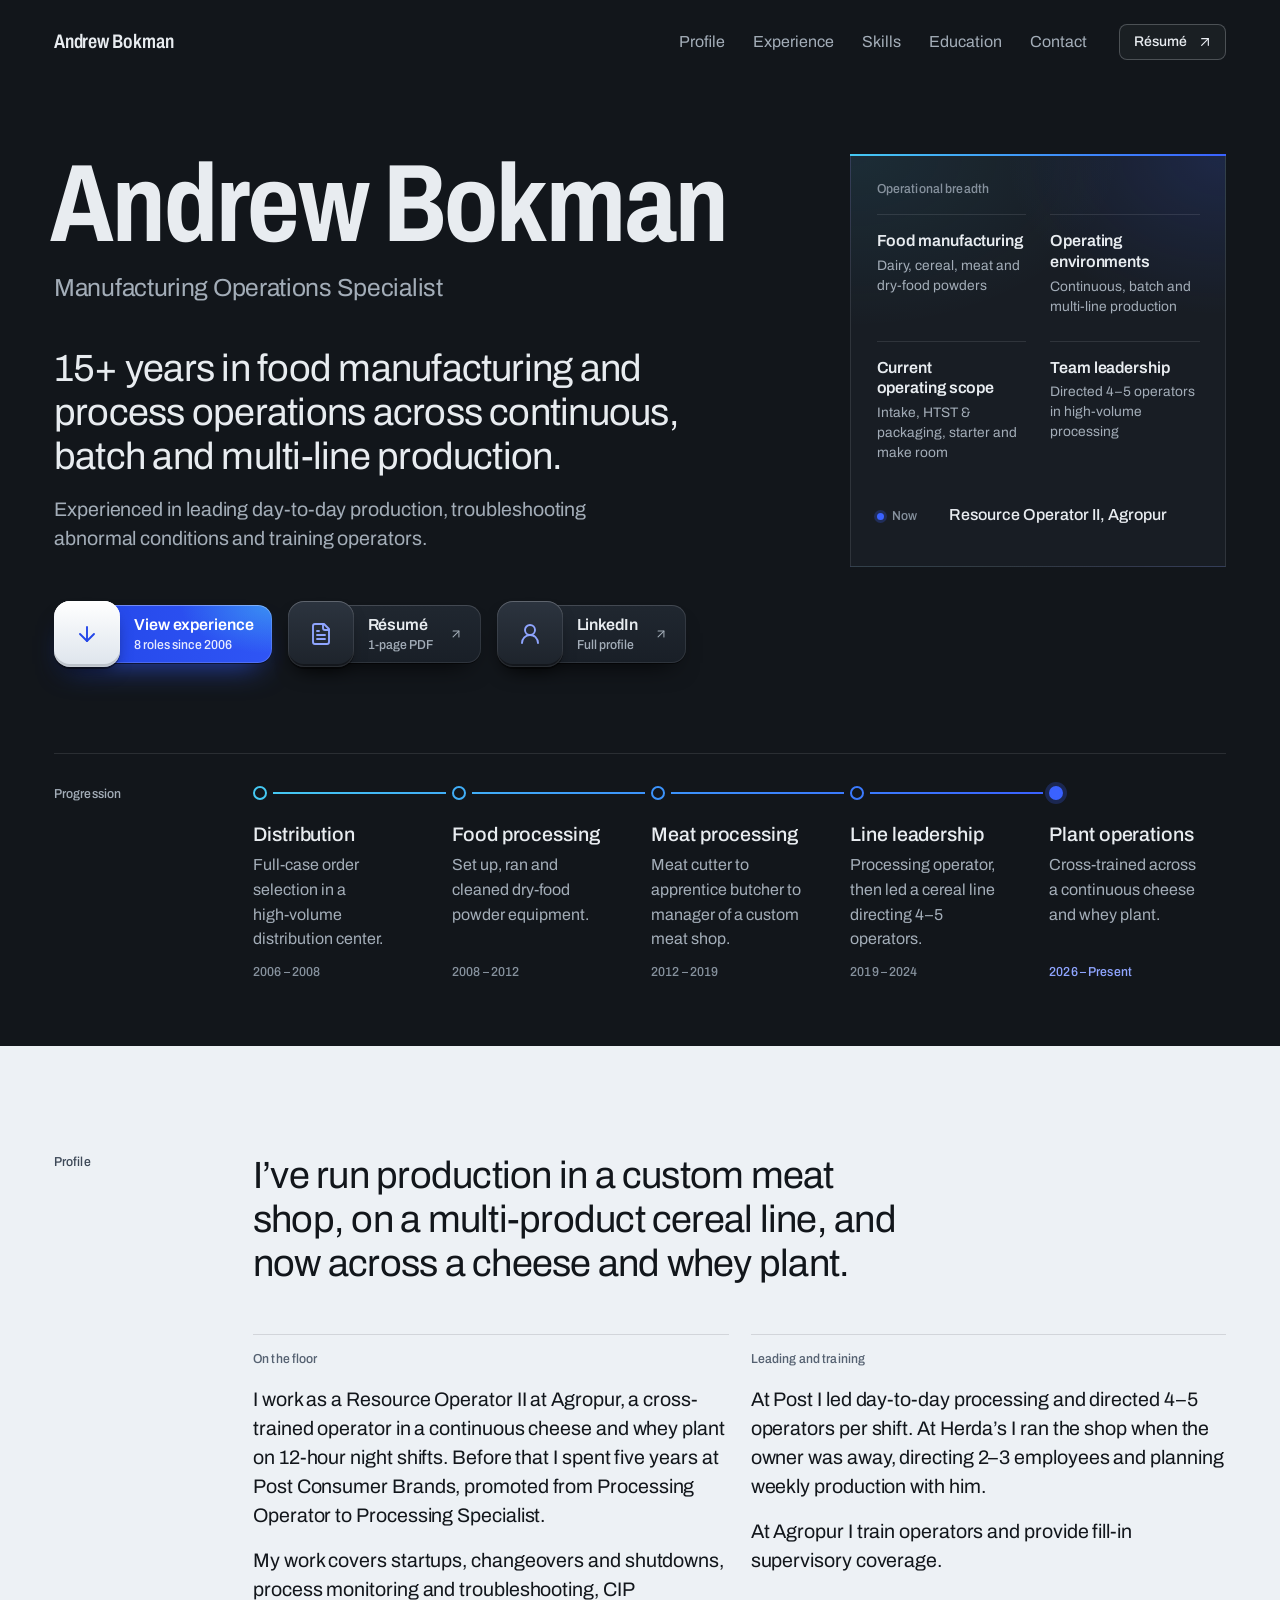
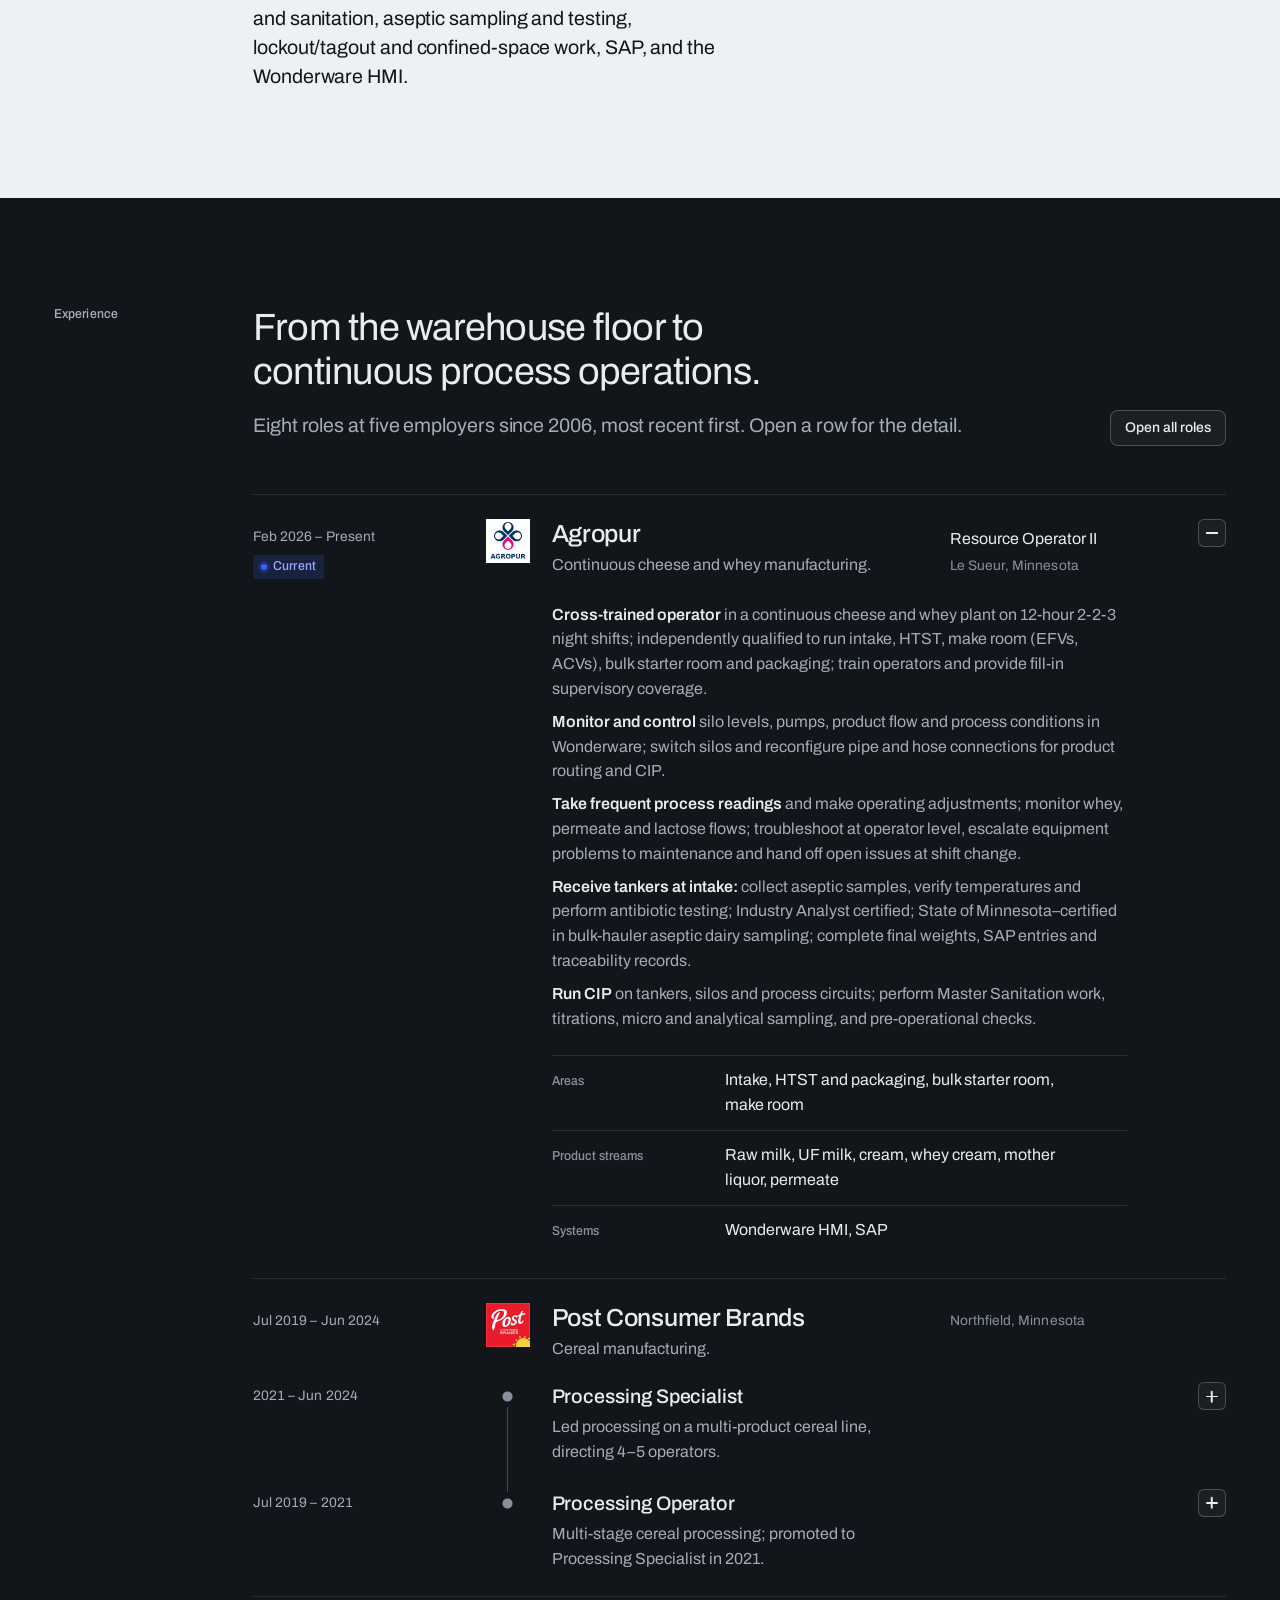
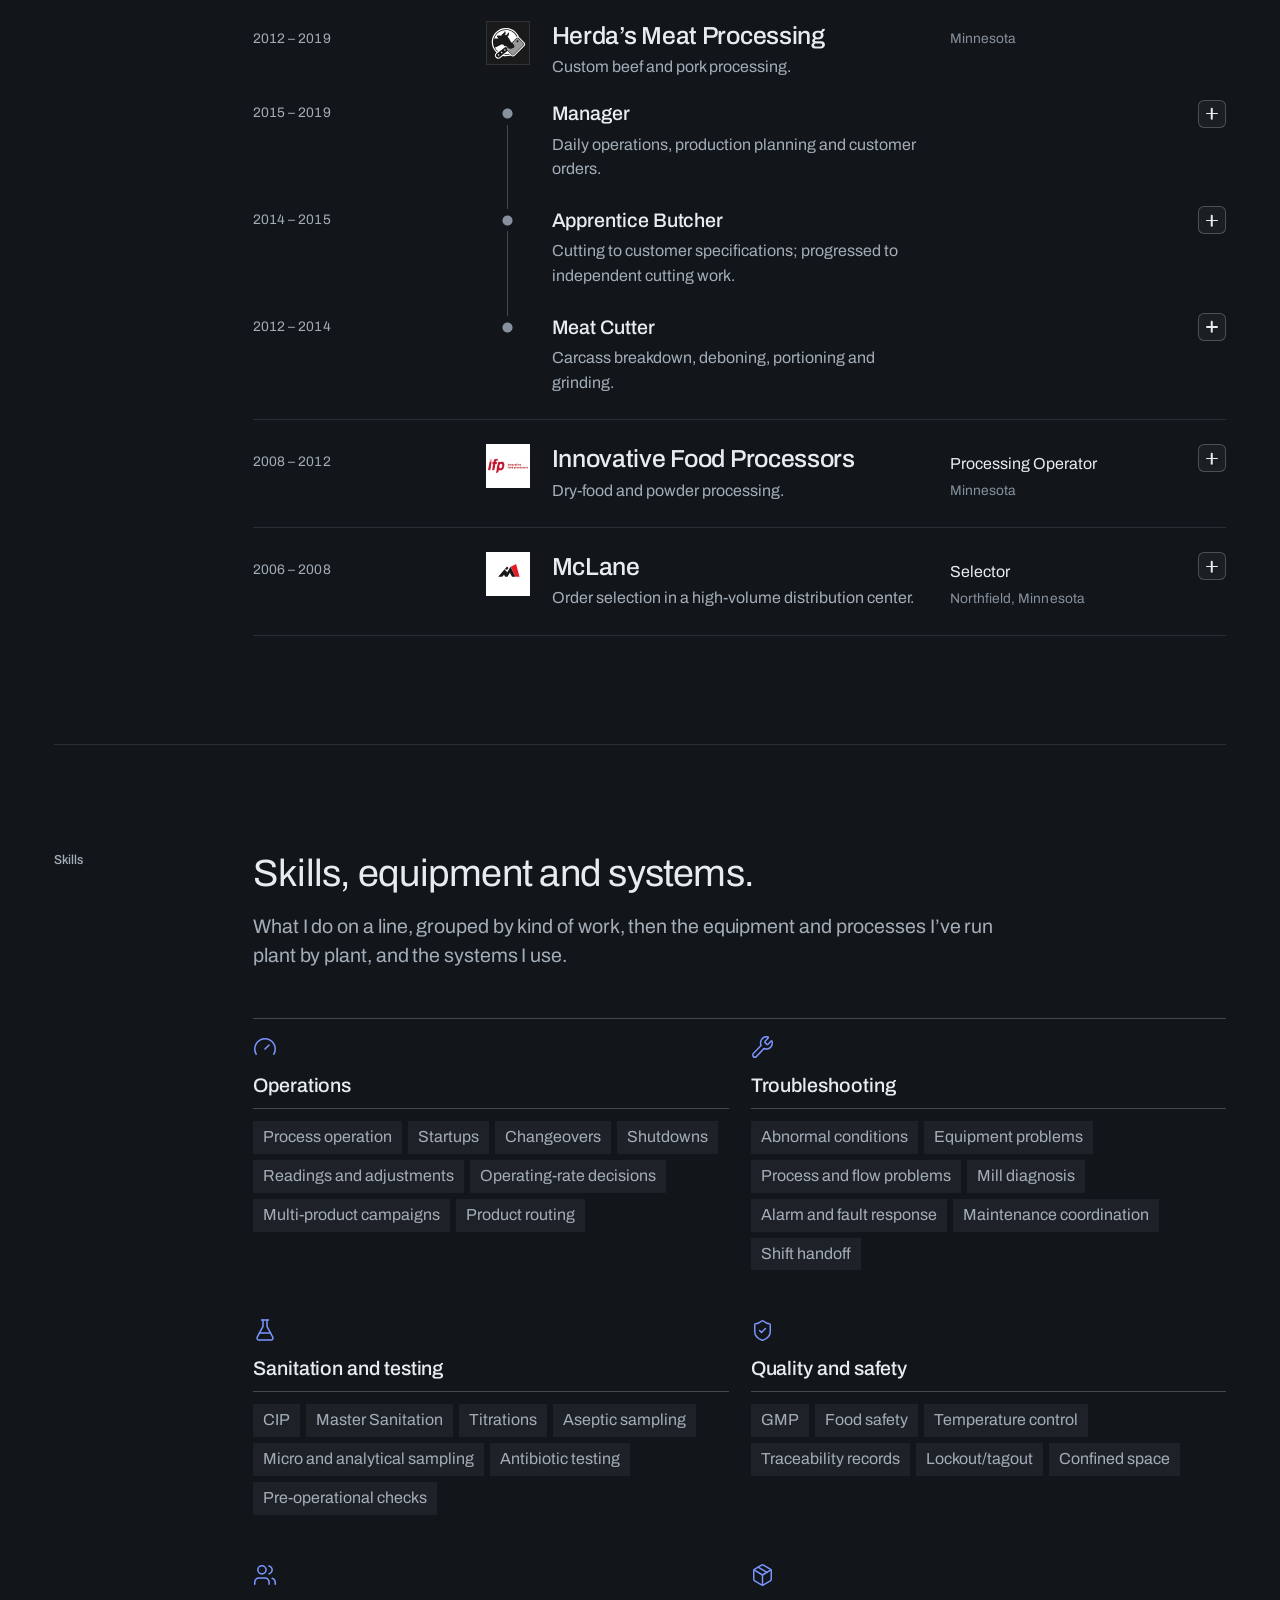
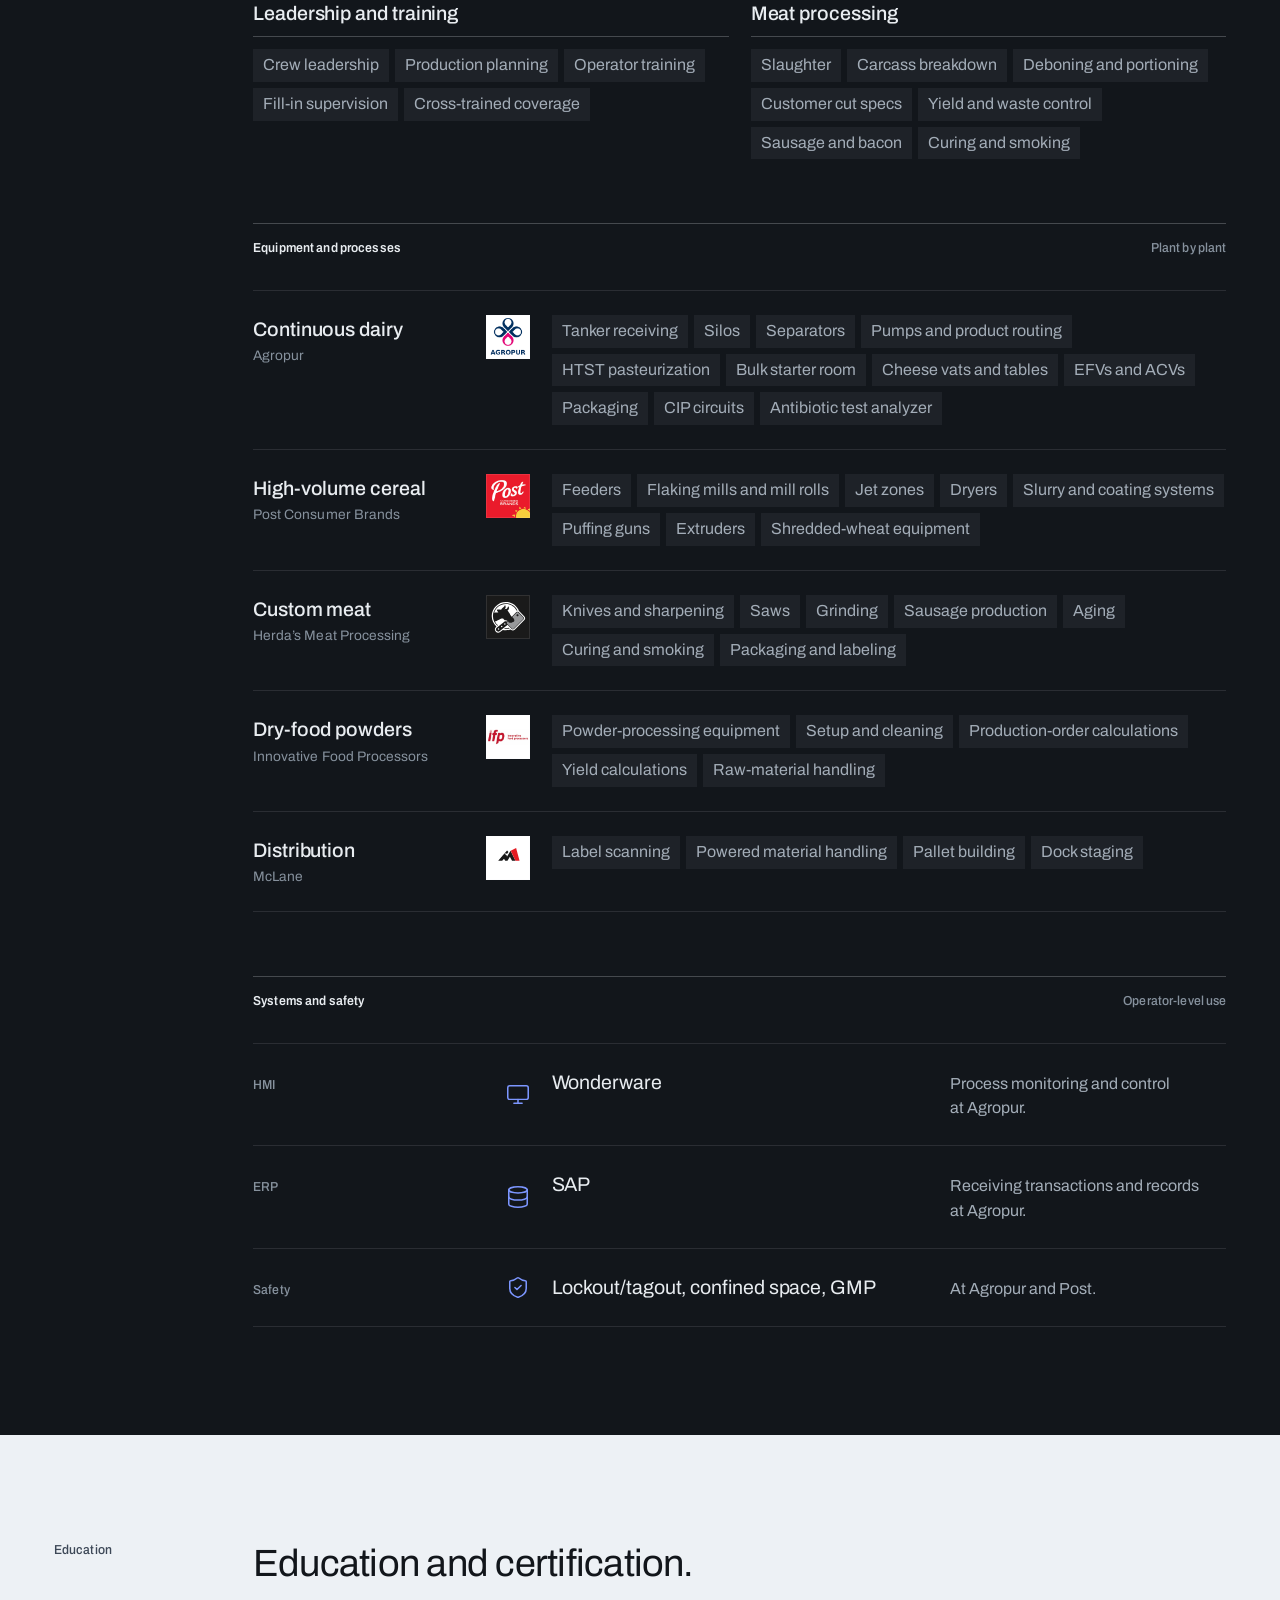
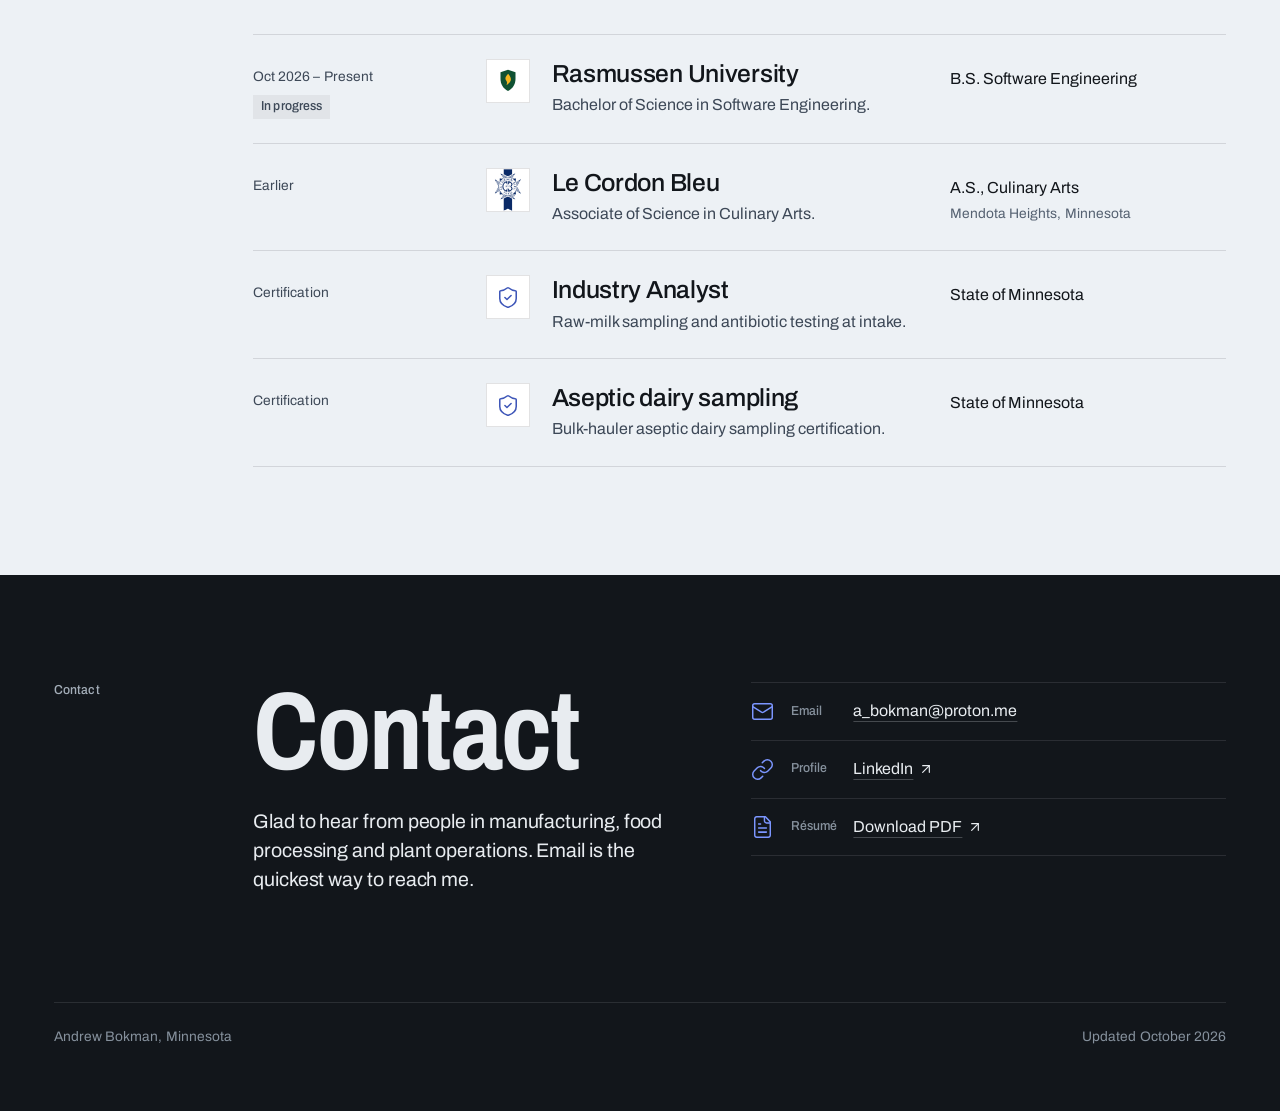
<file: site/index.html>
<!doctype html>
<html lang="en" class="no-js">
<head>
  <meta charset="utf-8">
  <meta name="viewport" content="width=device-width, initial-scale=1, viewport-fit=cover">
  <title>Andrew Bokman — Manufacturing Operations Specialist</title>
  <meta name="description" content="Manufacturing Operations Specialist with 15+ years in food manufacturing and process operations across continuous, batch and multi-line production. Resource Operator II at Agropur in Le Sueur, Minnesota.">
  <meta name="theme-color" content="#12161b">
  <meta name="color-scheme" content="dark">
  <meta property="og:type" content="website">
  <meta property="og:title" content="Andrew Bokman — Manufacturing Operations Specialist">
  <meta property="og:description" content="15+ years in food manufacturing and process operations across continuous, batch and multi-line production.">
  <meta property="og:url" content="https://andrewbokman.work/">
  <meta property="og:site_name" content="Andrew Bokman">
  <meta property="og:image" content="https://andrewbokman.work/assets/andrew-bokman-social-preview.png">
  <meta property="og:image:secure_url" content="https://andrewbokman.work/assets/andrew-bokman-social-preview.png">
  <meta property="og:image:type" content="image/png">
  <meta property="og:image:width" content="1200">
  <meta property="og:image:height" content="630">
  <meta property="og:image:alt" content="Andrew Bokman — Manufacturing Operations Specialist">
  <meta name="twitter:card" content="summary_large_image">
  <meta name="twitter:title" content="Andrew Bokman — Manufacturing Operations Specialist">
  <meta name="twitter:description" content="15+ years in food manufacturing and process operations across continuous, batch and multi-line production.">
  <meta name="twitter:image" content="https://andrewbokman.work/assets/andrew-bokman-social-preview.png">
  <meta name="twitter:image:alt" content="Andrew Bokman — Manufacturing Operations Specialist">
  <link rel="canonical" href="https://andrewbokman.work/">
  <link rel="icon" href="assets/favicon.svg" type="image/svg+xml">
  <script>
    (function (root) {
      root.className = 'js';
      // The progression line flows in when it is first seen (site.js). This is set up
      // before the first paint, so the line never shows in full and then empties.
      // If site.js has not run by the time the page has loaded, the line is shown in full.
      if (window.matchMedia && window.matchMedia('(prefers-reduced-motion: no-preference)').matches && 'IntersectionObserver' in window) {
        root.classList.add('js-flow');
        window.addEventListener('load', function () {
          if (!window.siteScriptReady) root.classList.remove('js-flow');
        });
      }
    })(document.documentElement);
  </script>
  <!-- One self-hosted variable font file (Archivo) for every weight and width on the page. -->
  <link rel="preload" href="assets/fonts/archivo-variable-latin.woff2" as="font" type="font/woff2" crossorigin>
  <link rel="stylesheet" href="css/tokens.css">
  <link rel="stylesheet" href="css/site.css">
</head>
<body>
  <!-- Icons (Lucide, ISC licence). Use one with <svg class="i"><use href="#i-out"/></svg>.
       i-down: goes further down this page. i-out: opens a PDF or another site.
       i-file and i-profile sit on the key caps and say what the key opens. -->
  <svg width="0" height="0" style="position: absolute" aria-hidden="true" focusable="false">
    <symbol id="i-down" viewBox="0 0 24 24"><path d="M12 5v14"/><path d="m19 12-7 7-7-7"/></symbol>
    <symbol id="i-out" viewBox="0 0 24 24"><path d="M7 7h10v10"/><path d="M7 17 17 7"/></symbol>
    <symbol id="i-file" viewBox="0 0 24 24"><path d="M15 2H6a2 2 0 0 0-2 2v16a2 2 0 0 0 2 2h12a2 2 0 0 0 2-2V7Z"/><path d="M14 2v4a2 2 0 0 0 2 2h4"/><path d="M10 9H8"/><path d="M16 13H8"/><path d="M16 17H8"/></symbol>
    <symbol id="i-profile" viewBox="0 0 24 24"><circle cx="12" cy="8" r="5"/><path d="M20 21a8 8 0 0 0-16 0"/></symbol>
  </svg>

  <a class="skip-link t-body" href="#main">Skip to content</a>

  <!-- HEADER -->
  <header class="header">
    <div class="container header__inner">
      <a class="header__name t-body-large" href="#top">Andrew Bokman</a>
      <nav class="header__nav" aria-label="Main">
        <ul class="header__links t-body">
          <li><a class="nav-link" href="#profile">Profile</a></li>
          <li><a class="nav-link" href="#experience">Experience</a></li>
          <li><a class="nav-link" href="#skills">Skills</a></li>
          <li><a class="nav-link" href="#education">Education</a></li>
          <li><a class="nav-link" href="#contact">Contact</a></li>
        </ul>
        <a class="btn btn--secondary btn--small header__resume" href="assets/Andrew-Bokman-Resume.pdf">Résumé <svg class="i i--out" aria-hidden="true"><use href="#i-out"/></svg></a>
        <button class="btn btn--secondary btn--small header__menu-button" type="button" aria-haspopup="dialog" aria-controls="menu">Menu</button>
      </nav>
    </div>
  </header>

  <!-- MOBILE MENU -->
  <dialog class="menu" id="menu" aria-label="Menu">
    <div class="menu__top">
      <div class="menu__header">
        <span class="header__name t-body-large">Andrew Bokman</span>
        <button class="btn btn--secondary btn--small" type="button" data-menu-close>Close</button>
      </div>
      <ul class="menu__links t-statement">
        <li><a href="#profile">Profile</a></li>
        <li><a href="#experience">Experience</a></li>
        <li><a href="#skills">Skills</a></li>
        <li><a href="#education">Education</a></li>
        <li><a href="#contact">Contact</a></li>
      </ul>
    </div>
    <div class="menu__bottom">
      <p class="menu__actions">
        <a class="key" href="assets/Andrew-Bokman-Resume.pdf">
          <span class="key__cap" aria-hidden="true"><svg class="i"><use href="#i-file"/></svg></span>
          <span class="key__label"><span class="key__title">Résumé</span><span class="key__meta">1-page PDF</span></span>
          <svg class="i i--out key__out" aria-hidden="true"><use href="#i-out"/></svg>
        </a>
        <a class="key" href="https://www.linkedin.com/in/andrew-bokman-15a90b441/">
          <span class="key__cap" aria-hidden="true"><svg class="i"><use href="#i-profile"/></svg></span>
          <span class="key__label"><span class="key__title">LinkedIn</span><span class="key__meta">Full profile</span></span>
          <svg class="i i--out key__out" aria-hidden="true"><use href="#i-out"/></svg>
        </a>
      </p>
      <a class="text-link t-meta is-secondary" href="mailto:a_bokman@proton.me">a_bokman@proton.me</a>
    </div>
  </dialog>

  <main id="main">
    <!-- HERO -->
    <section class="hero" id="top" aria-label="Introduction">
      <div class="container">
        <div class="page-grid hero__grid">
          <div class="hero__text">
            <div class="hero__identity">
              <h1 class="hero__name t-display"><span class="hero__name-line">Andrew</span> <span class="hero__name-line">Bokman</span></h1>
              <p class="hero__role t-heading">Manufacturing Operations Specialist</p>
              <p class="hero__statement t-statement">15+ years in food manufacturing and process operations across continuous, batch and multi-⁠line production.</p>
              <p class="hero__summary t-body-large is-secondary">Experienced in leading day-to-day production, troubleshooting abnormal conditions and training operators.</p>
            </div>
            <!-- Control keys: a raised cap that says what the key is, set proud of a bar that
                 names it. The main action is the lit blue key. -->
            <p class="hero__actions">
              <a class="key key--primary" href="#experience">
                <span class="key__cap" aria-hidden="true"><svg class="i i--down"><use href="#i-down"/></svg></span>
                <span class="key__label"><span class="key__title">View experience</span><span class="key__meta">8 roles since 2006</span></span>
              </a>
              <a class="key" href="assets/Andrew-Bokman-Resume.pdf">
                <span class="key__cap" aria-hidden="true"><svg class="i"><use href="#i-file"/></svg></span>
                <span class="key__label"><span class="key__title">Résumé</span><span class="key__meta">1-page PDF</span></span>
                <svg class="i i--out key__out" aria-hidden="true"><use href="#i-out"/></svg>
              </a>
              <a class="key" href="https://www.linkedin.com/in/andrew-bokman-15a90b441/">
                <span class="key__cap" aria-hidden="true"><svg class="i"><use href="#i-profile"/></svg></span>
                <span class="key__label"><span class="key__title">LinkedIn</span><span class="key__meta">Full profile</span></span>
                <svg class="i i--out key__out" aria-hidden="true"><use href="#i-out"/></svg>
              </a>
            </p>
          </div>

          <!-- OPERATIONAL BREADTH. The range of the work in four short pairs: a category (dt) and what it
               covers (dd). No large figures; the hero already carries the years. -->
          <aside class="hero__aside" aria-labelledby="glance-title">
            <div class="glance">
              <h2 class="glance__title t-label" id="glance-title">Operational breadth</h2>
              <dl class="stats">
                <div class="stat"><dt class="stat__label">Food manufacturing</dt><dd class="stat__note">Dairy, cereal, meat and dry-⁠food powders</dd></div>
                <div class="stat"><dt class="stat__label">Operating environments</dt><dd class="stat__note">Continuous, batch and multi-⁠line production</dd></div>
                <div class="stat"><dt class="stat__label">Current operating scope</dt><dd class="stat__note">Intake, HTST &amp; packaging, starter and make room</dd></div>
                <div class="stat"><dt class="stat__label">Team leadership</dt><dd class="stat__note">Directed 4–⁠5 operators in high-⁠volume processing</dd></div>
              </dl>
              <dl class="facts">
                <div class="fact fact--live"><dt class="t-label">Now</dt><dd class="t-body">Resource Operator&nbsp;II, Agropur</dd></div>
              </dl>
            </div>
          </aside>
        </div>
      </div>
    </section>

    <!-- PROGRESSION -->
    <section class="progression" aria-labelledby="progression-label">
      <div class="container">
        <div class="page-grid section-grid section-grid--ruled section-grid--compact">
          <h2 class="section-label t-label" id="progression-label"><span class="section-label__name">Progression</span></h2>
          <div class="section-main">
            <ol class="stages">
              <li class="stage">
                <span class="stage__track" aria-hidden="true"><span class="stage__marker"></span><span class="stage__connector"></span></span>
                <h3 class="stage__title t-body-large">Distribution</h3>
                <p class="stage__text t-body is-secondary">Full-case order selection in a high-volume distribution center.</p>
                <span class="stage__status t-label is-tertiary">2006 – 2008</span>
              </li>
              <li class="stage">
                <span class="stage__track" aria-hidden="true"><span class="stage__marker"></span><span class="stage__connector"></span></span>
                <h3 class="stage__title t-body-large">Food processing</h3>
                <p class="stage__text t-body is-secondary">Set up, ran and cleaned dry-food powder equipment.</p>
                <span class="stage__status t-label is-tertiary">2008 – 2012</span>
              </li>
              <li class="stage">
                <span class="stage__track" aria-hidden="true"><span class="stage__marker"></span><span class="stage__connector"></span></span>
                <h3 class="stage__title t-body-large">Meat processing</h3>
                <p class="stage__text t-body is-secondary">Meat cutter to apprentice butcher to manager of a custom meat shop.</p>
                <span class="stage__status t-label is-tertiary">2012 – 2019</span>
              </li>
              <li class="stage">
                <span class="stage__track" aria-hidden="true"><span class="stage__marker"></span><span class="stage__connector"></span></span>
                <h3 class="stage__title t-body-large">Line leadership</h3>
                <p class="stage__text t-body is-secondary">Processing operator, then led a cereal line directing 4–⁠5 operators.</p>
                <span class="stage__status t-label is-tertiary">2019 – 2024</span>
              </li>
              <li class="stage stage--current">
                <span class="stage__track" aria-hidden="true"><span class="stage__marker"></span><span class="stage__connector"></span></span>
                <h3 class="stage__title t-body-large">Plant operations</h3>
                <p class="stage__text t-body is-secondary">Cross-trained across a continuous cheese and whey plant.</p>
                <span class="stage__status t-label">2026 – Present</span>
              </li>
            </ol>
          </div>
        </div>
      </div>
    </section>

    <!-- PROFILE (light) -->
    <section class="theme-light" id="profile" aria-labelledby="profile-label">
      <div class="container">
        <div class="page-grid section-grid">
          <p class="section-label t-label" id="profile-label"><span class="section-label__name">Profile</span></p>
          <div class="section-main">
            <h2 class="profile__lead t-statement">I’ve run production in a custom meat shop, on a multi-product cereal line, and now across a cheese and whey plant.</h2>
            <div class="profile__columns">
              <div class="profile__column">
                <h3 class="t-label is-tertiary">On the floor</h3>
                <p class="t-body-large">I work as a Resource Operator II at Agropur, a cross-trained operator in a continuous cheese and whey plant on 12-⁠hour night shifts. Before that I spent five years at Post Consumer Brands, promoted from Processing Operator to Processing Specialist.</p>
                <p class="t-body-large">My work covers startups, changeovers and shutdowns, process monitoring and troubleshooting, CIP and sanitation, aseptic sampling and testing, lockout/tagout and confined-space work, SAP, and the Wonderware HMI.</p>
              </div>
              <div class="profile__column">
                <h3 class="t-label is-tertiary">Leading and training</h3>
                <p class="t-body-large">At Post I led day-to-day processing and directed 4–⁠5 operators per shift. At Herda’s I ran the shop when the owner was away, directing 2–⁠3 employees and planning weekly production with him.</p>
                <p class="t-body-large">At Agropur I train operators and provide fill-in supervisory coverage.</p>
              </div>
            </div>
          </div>
        </div>
      </div>
    </section>

    <!-- EXPERIENCE
         An employer with one role is one <details class="index-row"> block.
         An employer with several roles is one <div class="index-group">: the employer row first (logo, name,
         full span of years, location), then one <details class="index-row index-row--role"> per role, newest
         first. The dots and the line between them draw themselves; there is nothing to set.
         To add a job at a new employer: copy a <details class="index-row"> block, paste it at the top of the
         list and edit the text. For a promotion at the same employer: copy one of its role blocks, paste it
         first inside its group, and update the group's years.
         Add the word "open" after the class on the role that should start expanded.
         In each bullet, wrap the first few words in <strong> to make them the lead-in.
         The <dl class="row-facts"> under the bullets is optional: delete it for a role with nothing to add. -->
    <section id="experience" aria-labelledby="experience-label">
      <div class="container">
        <div class="page-grid section-grid">
          <p class="section-label t-label" id="experience-label"><span class="section-label__name">Experience</span></p>
          <div class="section-main">
            <div class="section-heading">
              <h2 class="t-statement">From the warehouse floor to continuous process operations.</h2>
              <div class="section-heading__row">
                <p class="t-body-large is-secondary">Eight roles at five employers since 2006, most recent first. Open a row for the detail.</p>
                <button class="btn btn--secondary btn--small rows-toggle" type="button" data-rows-toggle aria-controls="roles">Open all roles</button>
              </div>
            </div>
            <div class="index-list" id="roles">
              <details class="index-row" open>
                <summary>
                  <span class="index-row__head">
                    <span class="index-row__years"><span class="t-meta">Feb 2026 – Present</span><span class="tag tag--solid t-label">Current</span></span>
                    <span class="logo logo--photo"><img src="assets/logos/agropur.png" alt="" width="44" height="44"></span>
                    <span class="index-row__main">
                      <span class="index-row__title t-heading" role="heading" aria-level="3">Agropur</span>
                      <span class="index-row__summary t-body">Continuous cheese and whey manufacturing.</span>
                    </span>
                    <span class="index-row__side">
                      <span class="index-row__role t-body">Resource Operator II</span>
                      <span class="index-row__location t-meta">Le Sueur, Minnesota</span>
                    </span>
                    <span class="index-row__toggle" aria-hidden="true"></span>
                  </span>
                </summary>
                <div class="index-row__body">
                  <ul class="index-row__highlights t-list">
                    <li><strong>Cross-trained operator</strong> in a continuous cheese and whey plant on 12-⁠hour 2-⁠2-⁠3 night shifts; independently qualified to run intake, HTST, make room (EFVs, ACVs), bulk starter room and packaging; train operators and provide fill-in supervisory coverage.</li>
                    <li><strong>Monitor and control</strong> silo levels, pumps, product flow and process conditions in Wonderware; switch silos and reconfigure pipe and hose connections for product routing and CIP.</li>
                    <li><strong>Take frequent process readings</strong> and make operating adjustments; monitor whey, permeate and lactose flows; troubleshoot at operator level, escalate equipment problems to maintenance and hand off open issues at shift change.</li>
                    <li><strong>Receive tankers at intake:</strong> collect aseptic samples, verify temperatures and perform antibiotic testing; Industry Analyst certified; State of Minnesota–certified in bulk-hauler aseptic dairy sampling; complete final weights, SAP entries and traceability records.</li>
                    <li><strong>Run CIP</strong> on tankers, silos and process circuits; perform Master Sanitation work, titrations, micro and analytical sampling, and pre-operational checks.</li>
                  </ul>
                  <dl class="row-facts">
                    <div class="row-fact"><dt class="t-label">Areas</dt><dd class="t-body">Intake, HTST and packaging, bulk starter room, make room</dd></div>
                    <div class="row-fact"><dt class="t-label">Product streams</dt><dd class="t-body">Raw milk, UF milk, cream, whey cream, mother liquor, permeate</dd></div>
                    <div class="row-fact"><dt class="t-label">Systems</dt><dd class="t-body">Wonderware HMI, SAP</dd></div>
                  </dl>
                </div>
              </details>

              <div class="index-group">
                <div class="index-row__head index-group__head">
                  <span class="index-row__years"><span class="t-meta">Jul 2019 – Jun 2024</span></span>
                  <span class="logo logo--photo"><img src="assets/logos/post-consumer-brands.png" alt="" width="44" height="44"></span>
                  <span class="index-row__main">
                    <h3 class="index-row__title t-heading">Post Consumer Brands</h3>
                    <span class="index-row__summary t-body">Cereal manufacturing.</span>
                  </span>
                  <span class="index-row__side">
                    <span class="index-row__location t-meta">Northfield, Minnesota</span>
                  </span>
                </div>
                <details class="index-row index-row--role">
                  <summary>
                    <span class="index-row__head">
                      <span class="index-row__years"><span class="t-meta">2021 – Jun 2024</span></span>
                      <span class="index-row__dot" aria-hidden="true"></span>
                      <span class="index-row__title t-body-large" role="heading" aria-level="4">Processing Specialist</span>
                      <span class="index-row__summary t-body">Led processing on a multi-product cereal line, directing 4–⁠5 operators.</span>
                      <span class="index-row__toggle" aria-hidden="true"></span>
                    </span>
                  </summary>
                  <div class="index-row__body">
                    <ul class="index-row__highlights t-list">
                      <li><strong>Led day-to-day processing</strong> on a multi-product cereal line producing 55,000–⁠65,000 lb of finished product per 12-⁠hour shift, directing 4–⁠5 operators.</li>
                      <li><strong>Operated and troubleshot cereal-processing equipment</strong> including jet zones, mill rolls, slurry/coating systems, dryers, feeders, extruders, puffing guns and shredded-wheat equipment; planned startups, changeovers and shutdowns.</li>
                      <li><strong>Set production pace</strong> by weighing equipment condition, process stability, product quality, inventory and remaining targets, coordinating with maintenance, packaging and other departments to maintain production flow.</li>
                      <li><strong>Troubleshot issues across the entire processing phase,</strong> diagnosing equipment, process, product-quality and flow problems to restore stable production.</li>
                      <li><strong>Read mill behavior</strong> from how feed, roll condition, nip pressure, temperature and operating rate interact.</li>
                      <li><strong>Trained and coached processing operators</strong> on equipment, process and troubleshooting.</li>
                    </ul>
                    <dl class="row-facts">
                      <div class="row-fact"><dt class="t-label">Campaigns</dt><dd class="t-body">Corn Flakes, Sugar Frosted Flakes, Honey Bunches of Oats and Honey Bunches of Oats with Almonds, run between major cleans</dd></div>
                      <div class="row-fact"><dt class="t-label">Plant coverage</dt><dd class="t-body">Signed off on three processing phases; ran equipment in all three business units</dd></div>
                      <div class="row-fact"><dt class="t-label">Promoted</dt><dd class="t-body">From Processing Operator, 2021</dd></div>
                    </dl>
                  </div>
                </details>
                <details class="index-row index-row--role">
                  <summary>
                    <span class="index-row__head">
                      <span class="index-row__years"><span class="t-meta">Jul 2019 – 2021</span></span>
                      <span class="index-row__dot" aria-hidden="true"></span>
                      <span class="index-row__title t-body-large" role="heading" aria-level="4">Processing Operator</span>
                      <span class="index-row__summary t-body">Multi-stage cereal processing; promoted to Processing Specialist in 2021.</span>
                      <span class="index-row__toggle" aria-hidden="true"></span>
                    </span>
                  </summary>
                  <div class="index-row__body">
                    <ul class="index-row__highlights t-list">
                      <li><strong>Operated feeders, flaking mills, dryers</strong> and downstream equipment on a multi-stage cereal line through startups, changeovers and shutdowns.</li>
                      <li><strong>Monitored the process from the HMI</strong> and responded to alarms, process deviations and equipment faults at operator level.</li>
                    </ul>
                  </div>
                </details>
              </div>

              <div class="index-group">
                <div class="index-row__head index-group__head">
                  <span class="index-row__years"><span class="t-meta">2012 – 2019</span></span>
                  <span class="logo logo--photo logo--dark"><img src="assets/logos/herdas-meat-processing.svg" alt="" width="44" height="44"></span>
                  <span class="index-row__main">
                    <h3 class="index-row__title t-heading">Herda’s Meat Processing</h3>
                    <span class="index-row__summary t-body">Custom beef and pork processing.</span>
                  </span>
                  <span class="index-row__side">
                    <span class="index-row__location t-meta">Minnesota</span>
                  </span>
                </div>
                <details class="index-row index-row--role">
                  <summary>
                    <span class="index-row__head">
                      <span class="index-row__years"><span class="t-meta">2015 – 2019</span></span>
                      <span class="index-row__dot" aria-hidden="true"></span>
                      <span class="index-row__title t-body-large" role="heading" aria-level="4">Manager</span>
                      <span class="index-row__summary t-body">Daily operations, production planning and customer orders.</span>
                      <span class="index-row__toggle" aria-hidden="true"></span>
                    </span>
                  </summary>
                  <div class="index-row__body">
                    <ul class="index-row__highlights t-list">
                      <li><strong>Ran day-to-day shop operations</strong> when the owner was absent, directing 2–⁠3 employees and coordinating production, customer orders, pickups and payments.</li>
                      <li><strong>Planned weekly production</strong> with the owner, scheduled cattle and hog processing within shop capacity, trained employees and managed changing daily priorities.</li>
                      <li><strong>Performed the full processing operation hands-on,</strong> including slaughter, aging, carcass breakdown, custom cutting, grinding, sausage and bacon production, packaging, sanitation and equipment operation.</li>
                      <li><strong>Opened the shop</strong> and started daily production before the owner arrived; made farm visits to help judge when cattle were ready for processing.</li>
                    </ul>
                    <dl class="row-facts">
                      <div class="row-fact"><dt class="t-label">Products</dt><dd class="t-body">Custom beef and pork cuts, ground meat, sausage, cured and smoked bacon</dd></div>
                      <div class="row-fact"><dt class="t-label">Crew</dt><dd class="t-body">2–⁠3 employees</dd></div>
                    </dl>
                  </div>
                </details>
                <details class="index-row index-row--role">
                  <summary>
                    <span class="index-row__head">
                      <span class="index-row__years"><span class="t-meta">2014 – 2015</span></span>
                      <span class="index-row__dot" aria-hidden="true"></span>
                      <span class="index-row__title t-body-large" role="heading" aria-level="4">Apprentice Butcher</span>
                      <span class="index-row__summary t-body">Cutting to customer specifications; progressed to independent cutting work.</span>
                      <span class="index-row__toggle" aria-hidden="true"></span>
                    </span>
                  </summary>
                  <div class="index-row__body">
                    <ul class="index-row__highlights t-list">
                      <li><strong>Developed proficiency in knife handling and sharpening</strong> and the safe operation of saws and meat-processing equipment while progressing to independent cutting work.</li>
                      <li><strong>Followed customer cut specifications</strong> while inspecting meat quality, controlling yield and minimizing product waste.</li>
                      <li><strong>Maintained food-safety standards</strong> for sanitation, temperature control, storage and traceability throughout processing.</li>
                      <li><strong>Received, weighed, packaged and labeled</strong> meat products and tracked inventory.</li>
                      <li><strong>Learned curing, smoking and preservation methods</strong>, along with merchandising and customer service.</li>
                    </ul>
                  </div>
                </details>
                <details class="index-row index-row--role">
                  <summary>
                    <span class="index-row__head">
                      <span class="index-row__years"><span class="t-meta">2012 – 2014</span></span>
                      <span class="index-row__dot" aria-hidden="true"></span>
                      <span class="index-row__title t-body-large" role="heading" aria-level="4">Meat Cutter</span>
                      <span class="index-row__summary t-body">Carcass breakdown, deboning, portioning and grinding.</span>
                      <span class="index-row__toggle" aria-hidden="true"></span>
                    </span>
                  </summary>
                  <div class="index-row__body">
                    <ul class="index-row__highlights t-list">
                      <li><strong>Broke down whole carcasses</strong> into primals and subprimals.</li>
                      <li><strong>Deboned, trimmed, sliced and portioned</strong> meat into standard retail cuts.</li>
                      <li><strong>Ground meat</strong> and prepared hamburger, sausage and other processed products.</li>
                      <li><strong>Built knowledge</strong> of beef and pork anatomy, cutting methods and fabrication.</li>
                    </ul>
                  </div>
                </details>
              </div>

              <details class="index-row">
                <summary>
                  <span class="index-row__head">
                    <span class="index-row__years"><span class="t-meta">2008 – 2012</span></span>
                    <span class="logo logo--photo"><img src="assets/logos/innovative-food-processors.png" alt="" width="44" height="44"></span>
                    <span class="index-row__main">
                      <span class="index-row__title t-heading" role="heading" aria-level="3">Innovative Food Processors</span>
                      <span class="index-row__summary t-body">Dry-food and powder processing.</span>
                    </span>
                    <span class="index-row__side">
                      <span class="index-row__role t-body">Processing Operator</span>
                      <span class="index-row__location t-meta">Minnesota</span>
                    </span>
                    <span class="index-row__toggle" aria-hidden="true"></span>
                  </span>
                </summary>
                <div class="index-row__body">
                  <ul class="index-row__highlights t-list">
                    <li><strong>Set up, ran and cleaned</strong> dry-food powder-processing equipment; calculated production-order quantities and yields.</li>
                    <li><strong>Handled raw materials and finished product</strong> and supported material and warehouse movement.</li>
                  </ul>
                </div>
              </details>

              <details class="index-row">
                <summary>
                  <span class="index-row__head">
                    <span class="index-row__years"><span class="t-meta">2006 – 2008</span></span>
                    <span class="logo logo--mclane"><span class="logo__clip"><img src="assets/logos/mclane.svg" alt=""></span></span>
                    <span class="index-row__main">
                      <span class="index-row__title t-heading" role="heading" aria-level="3">McLane</span>
                      <span class="index-row__summary t-body">Order selection in a high-volume distribution center.</span>
                    </span>
                    <span class="index-row__side">
                      <span class="index-row__role t-body">Selector</span>
                      <span class="index-row__location t-meta">Northfield, Minnesota</span>
                    </span>
                    <span class="index-row__toggle" aria-hidden="true"></span>
                  </span>
                </summary>
                <div class="index-row__body">
                  <ul class="index-row__highlights t-list">
                    <li><strong>Selected full-case orders,</strong> scanning labels to confirm slot, product and quantity; built pallets and moved them to the dock with powered equipment.</li>
                    <li><strong>Worked to order-accuracy and safety requirements,</strong> preventing injury and product damage.</li>
                  </ul>
                </div>
              </details>
            </div>
          </div>
        </div>
      </div>
    </section>

    <!-- SKILLS -->
    <section id="skills" aria-labelledby="skills-label">
      <div class="container">
        <div class="page-grid section-grid section-grid--ruled">
          <p class="section-label t-label" id="skills-label"><span class="section-label__name">Skills</span></p>
          <div class="section-main">
            <div class="section-heading">
              <h2 class="t-statement">Skills, equipment and systems.</h2>
              <p class="measure t-body-large is-secondary">What I do on a line, grouped by kind of work, then the equipment and processes I’ve run plant by plant, and the systems I use.</p>
            </div>

            <div class="blocks">
              <!-- Skills: no header of its own; the rule above it separates it from the intro. -->
              <div class="block">
                <ul class="cap-groups">
                  <li class="cap-group">
                    <span class="icon icon--gauge"><img src="assets/icons/gauge.svg" alt=""></span>
                    <h3 class="cap-group__title t-body-large">Operations</h3>
                    <ul class="tags t-body"><li>Process operation</li><li>Startups</li><li>Changeovers</li><li>Shutdowns</li><li>Readings and adjustments</li><li>Operating-rate decisions</li><li>Multi-product campaigns</li><li>Product routing</li></ul>
                  </li>
                  <li class="cap-group">
                    <span class="icon icon--wrench"><img src="assets/icons/wrench.svg" alt=""></span>
                    <h3 class="cap-group__title t-body-large">Troubleshooting</h3>
                    <ul class="tags t-body"><li>Abnormal conditions</li><li>Equipment problems</li><li>Process and flow problems</li><li>Mill diagnosis</li><li>Alarm and fault response</li><li>Maintenance coordination</li><li>Shift handoff</li></ul>
                  </li>
                  <li class="cap-group">
                    <span class="icon icon--flask-conical"><img src="assets/icons/flask-conical.svg" alt=""></span>
                    <h3 class="cap-group__title t-body-large">Sanitation and testing</h3>
                    <ul class="tags t-body"><li>CIP</li><li>Master Sanitation</li><li>Titrations</li><li>Aseptic sampling</li><li>Micro and analytical sampling</li><li>Antibiotic testing</li><li>Pre-operational checks</li></ul>
                  </li>
                  <li class="cap-group">
                    <span class="icon icon--shield-check"><img src="assets/icons/shield-check.svg" alt=""></span>
                    <h3 class="cap-group__title t-body-large">Quality and safety</h3>
                    <ul class="tags t-body"><li>GMP</li><li>Food safety</li><li>Temperature control</li><li>Traceability records</li><li>Lockout/tagout</li><li>Confined space</li></ul>
                  </li>
                  <li class="cap-group">
                    <span class="icon icon--users"><img src="assets/icons/users.svg" alt=""></span>
                    <h3 class="cap-group__title t-body-large">Leadership and training</h3>
                    <ul class="tags t-body"><li>Crew leadership</li><li>Production planning</li><li>Operator training</li><li>Fill-in supervision</li><li>Cross-trained coverage</li></ul>
                  </li>
                  <li class="cap-group">
                    <span class="icon icon--package"><img src="assets/icons/package.svg" alt=""></span>
                    <h3 class="cap-group__title t-body-large">Meat processing</h3>
                    <ul class="tags t-body"><li>Slaughter</li><li>Carcass breakdown</li><li>Deboning and portioning</li><li>Customer cut specs</li><li>Yield and waste control</li><li>Sausage and bacon</li><li>Curing and smoking</li></ul>
                  </li>
                </ul>
              </div>

              <!-- Equipment and processes, plant by plant -->
              <div class="block">
                <div class="block__header t-label">
                  <h3 class="block__title t-label">Equipment and processes</h3>
                  <span class="is-secondary">Plant by plant</span>
                </div>
                <ul class="equip-rows">
                  <li class="equip-row">
                    <span class="equip-row__label"><span class="equip-row__kind t-body-large">Continuous dairy</span><span class="equip-row__where t-meta">Agropur</span></span>
                    <span class="logo logo--photo"><img src="assets/logos/agropur.png" alt="" width="44" height="44"></span>
                    <ul class="tags t-body"><li>Tanker receiving</li><li>Silos</li><li>Separators</li><li>Pumps and product routing</li><li>HTST pasteurization</li><li>Bulk starter room</li><li>Cheese vats and tables</li><li>EFVs and ACVs</li><li>Packaging</li><li>CIP circuits</li><li>Antibiotic test analyzer</li></ul>
                  </li>
                  <li class="equip-row">
                    <span class="equip-row__label"><span class="equip-row__kind t-body-large">High-volume cereal</span><span class="equip-row__where t-meta">Post Consumer Brands</span></span>
                    <span class="logo logo--photo"><img src="assets/logos/post-consumer-brands.png" alt="" width="44" height="44"></span>
                    <ul class="tags t-body"><li>Feeders</li><li>Flaking mills and mill rolls</li><li>Jet zones</li><li>Dryers</li><li>Slurry and coating systems</li><li>Puffing guns</li><li>Extruders</li><li>Shredded-wheat equipment</li></ul>
                  </li>
                  <li class="equip-row">
                    <span class="equip-row__label"><span class="equip-row__kind t-body-large">Custom meat</span><span class="equip-row__where t-meta">Herda’s Meat Processing</span></span>
                    <span class="logo logo--photo logo--dark"><img src="assets/logos/herdas-meat-processing.svg" alt="" width="44" height="44"></span>
                    <ul class="tags t-body"><li>Knives and sharpening</li><li>Saws</li><li>Grinding</li><li>Sausage production</li><li>Aging</li><li>Curing and smoking</li><li>Packaging and labeling</li></ul>
                  </li>
                  <li class="equip-row">
                    <span class="equip-row__label"><span class="equip-row__kind t-body-large">Dry-food powders</span><span class="equip-row__where t-meta">Innovative Food Processors</span></span>
                    <span class="logo logo--photo"><img src="assets/logos/innovative-food-processors.png" alt="" width="44" height="44"></span>
                    <ul class="tags t-body"><li>Powder-processing equipment</li><li>Setup and cleaning</li><li>Production-order calculations</li><li>Yield calculations</li><li>Raw-material handling</li></ul>
                  </li>
                  <li class="equip-row">
                    <span class="equip-row__label"><span class="equip-row__kind t-body-large">Distribution</span><span class="equip-row__where t-meta">McLane</span></span>
                    <span class="logo logo--mclane"><span class="logo__clip"><img src="assets/logos/mclane.svg" alt=""></span></span>
                    <ul class="tags t-body"><li>Label scanning</li><li>Powered material handling</li><li>Pallet building</li><li>Dock staging</li></ul>
                  </li>
                </ul>
              </div>

              <!-- Systems and safety -->
              <div class="block">
                <div class="block__header t-label">
                  <h3 class="block__title t-label">Systems and safety</h3>
                  <span class="is-secondary">Operator-level use</span>
                </div>
                <ul class="sys-rows">
                  <li class="sys-row">
                    <span class="sys-row__category t-label">HMI</span>
                    <span class="icon icon--monitor"><img src="assets/icons/monitor.svg" alt=""></span>
                    <span class="sys-row__systems t-body-large">Wonderware</span>
                    <span class="sys-row__note t-body">Process monitoring and control at Agropur.</span>
                  </li>
                  <li class="sys-row">
                    <span class="sys-row__category t-label">ERP</span>
                    <span class="icon icon--database"><img src="assets/icons/database.svg" alt=""></span>
                    <span class="sys-row__systems t-body-large">SAP</span>
                    <span class="sys-row__note t-body">Receiving transactions and records at Agropur.</span>
                  </li>
                  <li class="sys-row">
                    <span class="sys-row__category t-label">Safety</span>
                    <span class="icon icon--shield-check"><img src="assets/icons/shield-check.svg" alt=""></span>
                    <span class="sys-row__systems t-body-large">Lockout/tagout, confined space, GMP</span>
                    <span class="sys-row__note t-body">At Agropur and Post.</span>
                  </li>
                </ul>
              </div>
            </div>
          </div>
        </div>
      </div>
    </section>

    <!-- EDUCATION AND CERTIFICATION (light) -->
    <section class="theme-light" id="education" aria-labelledby="education-label">
      <div class="container">
        <div class="page-grid section-grid">
          <p class="section-label t-label" id="education-label"><span class="section-label__name">Education</span></p>
          <div class="section-main">
            <h2 class="t-statement">Education and certification.</h2>
            <div class="index-list">
              <div class="index-row index-row--static">
                <div class="index-row__head">
                  <span class="index-row__years"><span class="t-meta">Oct 2026 – Present</span><span class="tag t-label">In progress</span></span>
                  <span class="logo logo--rasmussen"><span class="logo__clip"><img src="assets/logos/rasmussen-university.svg" alt=""></span></span>
                  <span class="index-row__main">
                    <span class="index-row__title t-heading" role="heading" aria-level="3">Rasmussen University</span>
                    <span class="index-row__summary t-body">Bachelor of Science in Software Engineering.</span>
                  </span>
                  <span class="index-row__side">
                    <span class="index-row__role t-body">B.S. Software Engineering</span>
                  </span>
                </div>
              </div>
              <div class="index-row index-row--static">
                <div class="index-row__head">
                  <span class="index-row__years"><span class="t-meta">Earlier</span></span>
                  <span class="logo logo--photo"><img src="assets/logos/le-cordon-bleu.png" alt="" width="44" height="44"></span>
                  <span class="index-row__main">
                    <span class="index-row__title t-heading" role="heading" aria-level="3">Le Cordon Bleu</span>
                    <span class="index-row__summary t-body">Associate of Science in Culinary Arts.</span>
                  </span>
                  <span class="index-row__side">
                    <span class="index-row__role t-body">A.S., Culinary Arts</span>
                    <span class="index-row__location t-meta">Mendota Heights, Minnesota</span>
                  </span>
                </div>
              </div>
              <div class="index-row index-row--static">
                <div class="index-row__head">
                  <span class="index-row__years"><span class="t-meta">Certification</span></span>
                  <span class="logo logo--icon"><span class="icon icon--shield-check"><img src="assets/icons/shield-check.svg" alt=""></span></span>
                  <span class="index-row__main">
                    <span class="index-row__title t-heading" role="heading" aria-level="3">Industry Analyst</span>
                    <span class="index-row__summary t-body">Raw-milk sampling and antibiotic testing at intake.</span>
                  </span>
                  <span class="index-row__side">
                    <span class="index-row__role t-body">State of Minnesota</span>
                  </span>
                </div>
              </div>
              <div class="index-row index-row--static">
                <div class="index-row__head">
                  <span class="index-row__years"><span class="t-meta">Certification</span></span>
                  <span class="logo logo--icon"><span class="icon icon--shield-check"><img src="assets/icons/shield-check.svg" alt=""></span></span>
                  <span class="index-row__main">
                    <span class="index-row__title t-heading" role="heading" aria-level="3">Aseptic dairy sampling</span>
                    <span class="index-row__summary t-body">Bulk-hauler aseptic dairy sampling certification.</span>
                  </span>
                  <span class="index-row__side">
                    <span class="index-row__role t-body">State of Minnesota</span>
                  </span>
                </div>
              </div>
            </div>
          </div>
        </div>
      </div>
    </section>

    <!-- CONTACT -->
    <section id="contact" aria-labelledby="contact-heading">
      <div class="container">
        <div class="page-grid section-grid">
          <p class="section-label t-label"><span class="section-label__name">Contact</span></p>
          <div class="section-main">
            <div class="contact">
              <div class="contact__intro">
                <h2 class="t-display" id="contact-heading">Contact</h2>
                <p class="t-body-large">Glad to hear from people in manufacturing, food processing and plant operations. Email is the quickest way to reach me.</p>
              </div>
              <ul class="contact__list t-body">
                <li class="contact__item">
                  <span class="icon icon--mail"><img src="assets/icons/mail.svg" alt=""></span>
                  <span class="contact__label t-label">Email</span>
                  <a class="text-link" href="mailto:a_bokman@proton.me">a_bokman@proton.me</a>
                </li>
                <li class="contact__item">
                  <span class="icon icon--link"><img src="assets/icons/link.svg" alt=""></span>
                  <span class="contact__label t-label">Profile</span>
                  <a class="text-link" href="https://www.linkedin.com/in/andrew-bokman-15a90b441/">LinkedIn <svg class="i i--out" aria-hidden="true"><use href="#i-out"/></svg></a>
                </li>
                <li class="contact__item">
                  <span class="icon icon--file-text"><img src="assets/icons/file-text.svg" alt=""></span>
                  <span class="contact__label t-label">Résumé</span>
                  <a class="text-link" href="assets/Andrew-Bokman-Resume.pdf">Download PDF <svg class="i i--out" aria-hidden="true"><use href="#i-out"/></svg></a>
                </li>
              </ul>
            </div>
          </div>
        </div>
      </div>
    </section>
  </main>

  <footer class="footer">
    <div class="container">
      <div class="footer__inner t-meta">
        <span>Andrew Bokman, Minnesota</span>
        <span>Updated October 2026</span>
      </div>
    </div>
  </footer>

  <script src="js/site.js" defer></script>
</body>
</html>
</file>
<file: site/css/tokens.css>
/*
  Design tokens.

  The idea behind them: the page is designed like a modern control-room
  screen. Grey is normal; colour means live. Steel greys carry almost
  everything, and the blue "flow" colours are kept for what is current
  (the present role, the running stage, links and focus) and for the one
  line that carries the career forward.

  Two shape rules: anything you can press has a small radius
  (--radius-control); everything else (panels, tags, logo tiles) is square.

  Layout and type sizes are fluid: each grows smoothly with the window
  between a phone value and the 1440 desktop value, instead of jumping at
  breakpoints. The two page-level breakpoints are listed at the bottom.

  The Figma file "Andrew Bokman — Website" still holds the earlier
  IBM Plex / near-black design; these values replace it (October 2026).
*/

/* Archivo (SIL Open Font License, see assets/fonts/OFL.txt), self-hosted.
   One variable file covers every weight (100–900) and width (62–125%). */
@font-face {
  font-family: "Archivo";
  src: url("../assets/fonts/archivo-variable-latin.woff2") format("woff2-variations"),
       url("../assets/fonts/archivo-variable-latin.woff2") format("woff2");
  font-weight: 100 900;
  font-stretch: 62% 125%;
  font-style: normal;
  font-display: swap;
}

:root {
  /* Primitives: raw values. Use the semantic tokens below in components. */
  --white: #ffffff;
  --steel-50: #e8ecf0;
  --steel-300: #a3adb8;
  --steel-400: #86919d;
  --steel-600: #556171;
  --steel-700: #3d4857;
  --graphite-900: #181d24;
  --graphite-950: #12161b;
  --mist-50: #edf1f5;
  --flow-cyan: #45c8f2;
  --flow-azure: #3c93fb;
  --flow-blue: #3a62ff;
  --flow-blue-deep: #2346e8;
  --flow-300: #8fa5ff;
  --flow-gradient: linear-gradient(90deg, var(--flow-cyan), var(--flow-blue));

  /* Semantic colour, dark (the default ground). */
  --color-bg-ground: var(--graphite-950);
  --color-bg-raised: var(--graphite-900);
  --color-bg-inverse: var(--steel-50);
  --color-bg-inverse-hover: var(--white);
  --color-bg-accent: var(--flow-blue);
  --color-bg-logo: var(--white);
  --color-bg-chip: rgb(232 236 240 / 0.06);
  --color-bg-control: rgb(232 236 240 / 0.04);
  --color-bg-control-hover: rgb(232 236 240 / 0.09);
  --color-bg-live: rgb(58 98 255 / 0.16);
  --color-text-primary: var(--steel-50);
  --color-text-secondary: var(--steel-300);
  --color-text-tertiary: var(--steel-400);
  --color-text-inverse: var(--graphite-950);
  --color-text-accent: var(--flow-300);
  --color-text-on-accent: var(--white);
  --color-border-default: rgb(232 236 240 / 0.11);
  --color-border-strong: rgb(232 236 240 / 0.24);
  --color-border-ink: var(--steel-50);
  --color-border-accent: var(--flow-300);
  --color-live: var(--flow-blue);

  /* Spacing scale: the same at every screen size. */
  --spacing-2xs: 4px;
  --spacing-xs: 8px;
  --spacing-sm: 12px;
  --spacing-md: 16px;
  --spacing-lg: 24px;
  --spacing-xl: 32px;
  --spacing-2xl: 48px;
  --spacing-3xl: 64px;
  --spacing-4xl: 96px;
  --spacing-5xl: 144px;
  --radius-none: 0;
  --radius-control: 8px;
  --radius-full: 999px;
  --border-width-hairline: 1px;
  --line-flow: 2px;

  /* Vertical rhythm: the only gaps sections use between their parts. */
  --rhythm-item: var(--spacing-xs);     /* list item to list item */
  --rhythm-s: var(--spacing-md);        /* heading to intro, label to value */
  --rhythm-m: var(--spacing-lg);        /* section label to heading (stacked) */
  --rhythm-l: var(--spacing-2xl);       /* intro to main content */
  --rhythm-xl: var(--spacing-3xl);      /* content group to content group */

  /* Page grid: 12 columns. Margin, gutter and section padding are fluid. */
  --page-max: 1440px;
  --layout-margin: clamp(20px, 4.2vw, 60px);
  --layout-gutter: clamp(16px, 1.7vw, 24px);
  --layout-section: clamp(64px, 8.4vw, 120px);

  /* Type. One family, Archivo, used at two widths: semi-condensed and heavy for the
     name and other display lines (an equipment nameplate), normal width for reading. */
  --font-sans: "Archivo", system-ui, -apple-system, "Segoe UI", sans-serif;
  --stretch-display: 78%;
  --stretch-label: 92%;
  --weight-regular: 400;
  --weight-medium: 520;
  --weight-semibold: 600;
  --weight-display: 680;

  /* Type sizes: phone value, fluid middle, 1440 design value. */
  --typography-display-size: clamp(64px, 8.6vw, 132px);
  --typography-statement-size: clamp(24px, 1.6vw + 17.5px, 40px);
  --typography-heading-size: clamp(20px, 0.6vw + 17px, 26px);
  --typography-body-large-size: clamp(17px, 0.3vw + 15.8px, 20px);
  --typography-body-size: clamp(15px, 0.15vw + 14.4px, 16px);
  --typography-meta-size: clamp(13px, 0.1vw + 12.5px, 14px);
  --typography-label-size: 13px;

  /* Reading measures. */
  --measure-body: 68ch;
  --measure-statement: 32ch;

  /* Motion. Quick to answer a tap, slower only for the one opening sequence. */
  --ease-out: cubic-bezier(0.16, 1, 0.3, 1);
  --ease-in-out: cubic-bezier(0.65, 0, 0.35, 1);
  --duration-fast: 160ms;
  --duration-base: 260ms;
  --duration-slow: 720ms;
  --flow-step: 360ms;                   /* time for the flow to cross one stage */

  /*
    Page-level breakpoints (media queries cannot read custom properties,
    so these values are repeated in site.css):
      900px   section label moves into its own rail; full header navigation
      1200px  hero panel moves beside the hero text
    Everything inside a section responds to its own width with
    container queries instead.
  */
}

/* Semantic colour, light. Put class="theme-light" on a section to make it a light band. */
.theme-light {
  --color-bg-ground: var(--mist-50);
  --color-bg-raised: var(--white);
  --color-bg-inverse: var(--graphite-950);
  --color-bg-inverse-hover: #000000;
  --color-bg-chip: rgb(18 22 27 / 0.055);
  --color-bg-control: rgb(18 22 27 / 0.03);
  --color-bg-control-hover: rgb(18 22 27 / 0.07);
  --color-bg-live: rgb(35 70 232 / 0.1);
  --color-text-primary: var(--graphite-950);
  --color-text-secondary: var(--steel-700);
  --color-text-tertiary: var(--steel-600);
  --color-text-inverse: var(--steel-50);
  --color-text-accent: var(--flow-blue-deep);
  --color-border-default: rgb(18 22 27 / 0.12);
  --color-border-strong: rgb(18 22 27 / 0.3);
  --color-border-ink: var(--graphite-950);
  --color-border-accent: var(--flow-blue-deep);
  --color-live: var(--flow-blue-deep);
  background: var(--color-bg-ground);
  color: var(--color-text-primary);
}
</file>
<file: site/css/site.css>
/*
  Layout system
  -------------
  Everything lines up to one 12-column page grid.

  .container      Centres the page (max 1440px) and applies the fluid page margin
                  plus the device safe areas.
  .page-grid      The 12-column grid. Named lines: full, rail (columns 1–2) and
                  content (columns 3–12).
  .section-grid   A numbered section on the page grid. Below 900px the label sits
                  above the content; from 900px it moves into the rail.
  .section-main   The content part of a section. It is a size container named
                  "main", so components inside respond to their own width.
                  From 900px it is exactly ten page columns wide, so a component
                  that splits it into 10 (or 5, or 2) equal columns with the page
                  gutter lands on the same column lines as the rest of the page.

  Rows share one geometry
  -----------------------
  Experience rows, education rows, equipment rows and system rows all use the
  same ten columns once the content is 880px wide:

      1–2   years, or the row's label
      3     logo or icon, pushed to the right edge of the column so it sits
            next to the name instead of floating in the middle
      4–7   name and summary; bullets and details start here too
      8–9   role and location
      10    the +/– control

  Narrower than that, every row puts the logo beside the name and lets the
  detail run the full width underneath.

  An employer with more than one role is shown once, as a group: the employer
  row (years, logo, name, location) and then one row per role. A dot in the
  logo column marks each role, and a line joins the dots, so the roles read as
  one progression. Role titles and bullets start on the same line as the names.
*/

/* Base ------------------------------------------------------------------ */

*,
*::before,
*::after {
  box-sizing: border-box;
}

html {
  scroll-behavior: smooth;
  scroll-padding-top: var(--spacing-lg);
  -webkit-text-size-adjust: 100%;
}

body {
  margin: 0;
  background: var(--color-bg-ground);
  color: var(--color-text-primary);
  font-family: var(--font-sans);
  font-size: var(--typography-body-size);
  font-weight: var(--weight-regular);
  font-kerning: normal;
  font-synthesis: none;
  line-height: 1.55;
  -webkit-font-smoothing: antialiased;
  -moz-osx-font-smoothing: grayscale;
  text-rendering: optimizeLegibility;
}

h1,
h2,
h3,
h4,
p,
ul,
ol,
dl,
dd,
figure {
  margin: 0;
  padding: 0;
  font-weight: 400;
}

h1,
h2,
h3,
h4 {
  text-wrap: balance;
}

p,
li,
dt,
dd {
  text-wrap: pretty;
}

ul,
ol {
  list-style: none;
}

a {
  color: inherit;
  text-decoration: none;
}

img {
  display: block;
}

button {
  font: inherit;
  color: inherit;
  background: none;
  border: 0;
  padding: 0;
  cursor: pointer;
}

::selection {
  background: var(--flow-blue);
  color: var(--white);
}

:focus-visible {
  outline: 2px solid var(--color-text-accent);
  outline-offset: 3px;
}

.skip-link {
  position: absolute;
  left: var(--layout-margin);
  top: -100px;
  z-index: 10;
  padding: var(--spacing-xs) var(--spacing-md);
  border-radius: var(--radius-control);
  background: var(--color-bg-inverse);
  color: var(--color-text-inverse);
}

/* Inline icons (Lucide, drawn from the sprite at the top of the page). They take the
   text colour and sit on the text's centre line. */
.i {
  flex: none;
  width: 1em;
  height: 1em;
  fill: none;
  stroke: currentColor;
  stroke-width: 1.75;
  stroke-linecap: round;
  stroke-linejoin: round;
  transition: transform var(--duration-base) var(--ease-out);
}

.skip-link:focus {
  top: var(--spacing-xs);
}

/* Text styles ------------------------------------------------------------- */

/* The nameplate: semi-condensed and heavy. Used for the name and the Contact heading. */
.t-display {
  font-size: var(--typography-display-size);
  font-stretch: var(--stretch-display);
  font-weight: var(--weight-display);
  line-height: 0.92;
  letter-spacing: -0.018em;
}

.t-statement {
  font-size: var(--typography-statement-size);
  font-weight: var(--weight-regular);
  line-height: 1.16;
  letter-spacing: -0.02em;
}

.t-heading {
  font-size: var(--typography-heading-size);
  font-weight: var(--weight-medium);
  line-height: 1.22;
  letter-spacing: -0.012em;
}

.t-body-large {
  font-size: var(--typography-body-large-size);
  line-height: 1.48;
  letter-spacing: -0.004em;
}

.t-body {
  font-size: var(--typography-body-size);
  line-height: 1.55;
}

.t-list {
  font-size: var(--typography-body-size);
  line-height: 1.55;
}

/* Dates, places and other small facts. Figures are tabular so years line up. */
.t-meta {
  font-size: var(--typography-meta-size);
  font-variant-numeric: tabular-nums;
  line-height: 1.45;
  letter-spacing: 0.004em;
}

/* Small labels: sentence case, slightly narrow, medium weight. */
.t-label {
  font-size: var(--typography-label-size);
  font-stretch: var(--stretch-label);
  font-weight: var(--weight-medium);
  font-variant-numeric: tabular-nums;
  line-height: 1.35;
  letter-spacing: 0.01em;
}

.is-secondary {
  color: var(--color-text-secondary);
}

.is-tertiary {
  color: var(--color-text-tertiary);
}

.is-accent {
  color: var(--color-text-accent);
}

.measure {
  max-inline-size: var(--measure-body);
}

/* Layout primitives --------------------------------------------------------- */

.container {
  width: 100%;
  max-width: var(--page-max);
  margin-inline: auto;
  padding-left: max(var(--layout-margin), env(safe-area-inset-left));
  padding-right: max(var(--layout-margin), env(safe-area-inset-right));
}

.page-grid {
  display: grid;
  grid-template-columns:
    [full-start rail-start] repeat(2, minmax(0, 1fr))
    [rail-end content-start] repeat(10, minmax(0, 1fr))
    [content-end full-end];
  column-gap: var(--layout-gutter);
}

.section-grid {
  row-gap: var(--rhythm-m);
  align-items: start;
  padding-block: var(--layout-section);
}

.section-grid > * {
  grid-column: full;
}

/* A rule across the full page grid, between two dark sections. */
.section-grid--ruled {
  border-top: var(--border-width-hairline) solid var(--color-border-default);
}

/* The progression strip reads as a continuation of the hero, so it is deliberately tighter. */
.section-grid--compact {
  padding-top: var(--spacing-xl);
  padding-bottom: var(--rhythm-xl);
}

.section-main {
  container: main / inline-size;
  display: grid;
  gap: var(--rhythm-l);
  min-width: 0;
}

.section-heading {
  display: grid;
  gap: var(--rhythm-s);
}

.section-heading > .t-statement,
.section-main > .t-statement {
  max-inline-size: var(--measure-statement);
}

/* Intro sentence with an action on the same line when there is room. */
.section-heading__row {
  display: flex;
  flex-wrap: wrap;
  justify-content: space-between;
  align-items: baseline;
  gap: var(--spacing-sm) var(--spacing-xl);
}

@media (min-width: 900px) {
  .section-grid > .section-label {
    grid-column: rail;
  }

  .section-grid > .section-main {
    grid-column: content;
  }
}

/* Components -------------------------------------------------------------- */

/* Section names in the rail. No numbers: the sections are not a sequence. */
.section-label {
  display: flex;
  gap: var(--spacing-sm);
  align-items: center;
  color: var(--color-text-secondary);
}

/* Header links: an underline grows from the left on hover; the section in view keeps
   a blue one. */
.nav-link {
  display: inline-block;
  padding-block: var(--spacing-2xs);
  color: var(--color-text-secondary);
  background: linear-gradient(currentColor, currentColor) no-repeat left bottom / 0% 1px;
  transition:
    color var(--duration-fast) ease,
    background-size var(--duration-base) var(--ease-out);
}

.nav-link[aria-current] {
  color: var(--color-text-primary);
  background-image: linear-gradient(var(--color-border-accent), var(--color-border-accent));
  background-size: 100% 1px;
}

/* Text links: a real underline, offset so it clears the descenders. */
.text-link {
  display: inline-flex;
  gap: 0.3em;
  align-items: center;
  white-space: nowrap;
  text-decoration-line: underline;
  text-decoration-thickness: 1px;
  text-decoration-color: var(--color-border-strong);
  text-underline-offset: 0.3em;
  transition: color var(--duration-fast) ease, text-decoration-color var(--duration-fast) ease;
}

/* Links stay visually small but get a finger-sized tap area. */
a.text-link,
button.text-link,
.nav-link,
.header__name,
.btn--small {
  position: relative;
}

a.text-link::after,
button.text-link::after,
.nav-link::after,
.header__name::after {
  content: "";
  position: absolute;
  inset: -10px -6px;
}

/* Buttons --------------------------------------------------------------------
   Rounded because they can be pressed. Two kinds:
     .key   the hero's control keys (and the menu's): a raised cap that says what
            the key is, set proud of a bar that names it, pressing down like a real
            push-button. The main action is the lit blue key.
     .btn   small quiet controls: the header Résumé, Menu, Close, Open all roles.
   An arrow icon names where a control goes: down the page, or out to a PDF or
   another site. */

.key {
  --key-height: 58px;
  --key-cap: 66px;
  --key-overhang: calc((var(--key-cap) - var(--key-height)) / 2);
  --key-bar: linear-gradient(180deg, #202730, #191f27);
  --key-edge: rgb(232 236 240 / 0.1);
  --key-text: var(--steel-50);
  --key-meta: var(--steel-300);
  --key-cap-bg: linear-gradient(180deg, #2c343f, #1d232b);
  --key-cap-ink: var(--flow-300);
  --key-cap-shine: rgb(255 255 255 / 0.16);
  --key-cap-lip: rgb(0 0 0 / 0.35);
  --key-glow: rgb(143 165 255 / 0.7);
  position: relative;
  display: inline-flex;
  gap: 14px;
  align-items: center;
  min-height: var(--key-height);
  margin-block: var(--key-overhang);
  padding: 0 18px 0 0;
  border-radius: 14px;
  background: var(--key-bar);
  color: var(--key-text);
  text-align: left;
  box-shadow:
    inset 0 0 0 1px var(--key-edge),
    inset 0 1px 0 rgb(255 255 255 / 0.07),
    0 1px 0 rgb(0 0 0 / 0.55),
    0 14px 26px -14px rgb(0 0 0 / 0.85);
  -webkit-tap-highlight-color: transparent;
  transition:
    transform 140ms var(--ease-out),
    box-shadow 140ms var(--ease-out),
    filter var(--duration-fast) ease;
}

/* The cap: a little taller than the bar, so it stands proud of it. A highlight on its
   top edge and a darker lip on its bottom give it thickness. */
.key__cap {
  position: relative;
  z-index: 1;
  flex: none;
  display: grid;
  place-items: center;
  width: var(--key-cap);
  height: var(--key-cap);
  margin-block: calc(-1 * var(--key-overhang));
  border-radius: 16px;
  background: var(--key-cap-bg);
  color: var(--key-cap-ink);
  box-shadow:
    inset 0 0 0 1px var(--key-edge),
    inset 0 1px 0 var(--key-cap-shine),
    inset 0 -3px 0 var(--key-cap-lip),
    0 2px 0 rgb(0 0 0 / 0.4),
    0 10px 18px -8px rgb(0 0 0 / 0.7);
  transition:
    box-shadow 140ms var(--ease-out),
    filter var(--duration-base) ease;
}

.key__cap .i {
  width: 24px;
  height: 24px;
  stroke-width: 1.9;
  transition:
    transform var(--duration-base) var(--ease-out),
    filter var(--duration-base) ease;
}

.key__label {
  position: relative;
  z-index: 1;
  display: grid;
  gap: 4px;
  min-width: 0;
}

.key__title {
  font-size: 16px;
  font-weight: var(--weight-semibold);
  line-height: 1.1;
  letter-spacing: -0.006em;
  white-space: nowrap;
}

.key__meta {
  color: var(--key-meta);
  font-size: 13px;
  font-stretch: var(--stretch-label);
  font-weight: var(--weight-medium);
  font-variant-numeric: tabular-nums;
  line-height: 1.1;
  white-space: nowrap;
}

/* The small arrow at the end of a key that leaves the page. */
.key__out {
  position: relative;
  z-index: 1;
  width: 16px;
  height: 16px;
  margin-left: auto;
  padding-left: 2px;
  color: var(--key-meta);
}

/* The lit key: a blue bar with a cyan glint at its far end (the same flow colours as
   the progression line), and a white cap with a blue glyph. */
.key--primary {
  --key-bar:
    radial-gradient(70% 140% at 100% 0%, rgb(69 200 242 / 0.5), transparent 60%),
    linear-gradient(90deg, #2346e8, #2f55f5);
  --key-edge: rgb(255 255 255 / 0.16);
  --key-text: var(--white);
  --key-meta: rgb(255 255 255 / 0.88);
  --key-cap-bg: linear-gradient(180deg, #ffffff, #dde4ec);
  --key-cap-ink: var(--flow-blue-deep);
  --key-cap-shine: rgb(255 255 255 / 1);
  --key-cap-lip: rgb(18 22 27 / 0.16);
  --key-glow: rgb(35 70 232 / 0.35);
  box-shadow:
    inset 0 0 0 1px var(--key-edge),
    inset 0 1px 0 rgb(255 255 255 / 0.22),
    0 1px 0 rgb(0 0 0 / 0.5),
    0 16px 30px -14px rgb(47 85 245 / 0.75);
}

/* A light sweep across the lit key's bar: once as the page opens, then on hover. */
.key--primary::before {
  content: "";
  position: absolute;
  inset: 0;
  border-radius: inherit;
  background: linear-gradient(105deg, transparent 30%, rgb(255 255 255 / 0.26) 50%, transparent 70%) no-repeat;
  background-size: 60% 100%;
  background-position: -120% 0;
  pointer-events: none;
}

/* Pressed: the whole key travels down 2px and the cap's lip shortens, like a real
   push-button. */
.key:active {
  transform: translateY(2px);
  box-shadow:
    inset 0 0 0 1px var(--key-edge),
    inset 0 1px 0 rgb(255 255 255 / 0.05),
    0 0 0 rgb(0 0 0 / 0.55),
    0 6px 14px -10px rgb(0 0 0 / 0.85);
}

.key:active .key__cap {
  box-shadow:
    inset 0 0 0 1px var(--key-edge),
    inset 0 1px 0 var(--key-cap-shine),
    inset 0 -1px 0 var(--key-cap-lip),
    0 1px 0 rgb(0 0 0 / 0.4),
    0 4px 10px -6px rgb(0 0 0 / 0.7);
}

.key:active .key__cap .i {
  filter: drop-shadow(0 0 6px var(--key-glow));
}

.key:focus-visible {
  outline-offset: 5px;
}

.btn {
  display: inline-flex;
  gap: 10px;
  align-items: center;
  justify-content: center;
  min-height: 48px;
  padding: 0 20px;
  font-size: 15px;
  font-weight: var(--weight-medium);
  line-height: 1;
  letter-spacing: 0.002em;
  white-space: nowrap;
  border: var(--border-width-hairline) solid transparent;
  border-radius: var(--radius-control);
  -webkit-tap-highlight-color: transparent;
  transition:
    background-color var(--duration-fast) ease,
    border-color var(--duration-fast) ease,
    color var(--duration-fast) ease,
    transform var(--duration-fast) var(--ease-out);
}

.btn .i {
  width: 16px;
  height: 16px;
  margin-right: -2px;
}

.btn:active {
  transform: scale(0.98);
}

.btn--secondary {
  background: var(--color-bg-control);
  border-color: var(--color-border-strong);
  color: var(--color-text-primary);
}

.btn--secondary:active {
  background: var(--color-bg-control-hover);
}

/* Header and list controls. 36px to look, 44px to touch. */
.btn--small {
  min-height: 36px;
  padding: 0 14px;
  font-size: 14px;
}

.btn--small::after {
  content: "";
  position: absolute;
  inset: -4px -2px;
}

/* Hover only where there is a real pointer, so a tap on a phone never leaves a
   button stuck in its hover state. */
@media (hover: hover) and (pointer: fine) {
  .nav-link:hover {
    color: var(--color-text-primary);
    background-size: 100% 1px;
  }

  a.text-link:hover,
  button.text-link:hover {
    color: var(--color-text-accent);
    text-decoration-color: var(--color-border-accent);
  }

  .btn--secondary:hover {
    background: var(--color-bg-control-hover);
    border-color: var(--color-border-ink);
  }

  /* Keys rise a pixel and their cap lights up. */
  .key:hover {
    filter: brightness(1.08);
    transform: translateY(-1px);
  }

  .key:hover:active {
    transform: translateY(2px);
  }

  .key:hover .key__cap .i {
    filter: drop-shadow(0 0 8px var(--key-glow));
  }

  .btn:hover .i--down,
  .key:hover .i--down,
  .text-link:hover .i--down {
    transform: translateY(3px);
  }

  .btn:hover .i--out,
  .key:hover .i--out,
  .text-link:hover .i--out {
    transform: translate(2px, -2px);
  }
}

/* Status chips. "Current" is live, so it is the one in blue, with a lit dot. */
.tag {
  display: inline-flex;
  gap: 6px;
  align-items: center;
  padding: 3px 8px;
  white-space: nowrap;
  background: var(--color-bg-chip);
  color: var(--color-text-secondary);
}

.tag--solid {
  background: var(--color-bg-live);
  color: var(--color-text-accent);
}

.tag--solid::before {
  content: "";
  width: 6px;
  height: 6px;
  border-radius: 50%;
  background: var(--color-live);
  box-shadow: 0 0 0 3px rgb(58 98 255 / 0.22);
}

/* Wrapping item tags: skills, equipment and processes. Filled, not outlined, so a
   long list reads as a set rather than a grid of boxes. */
.tags {
  display: flex;
  flex-wrap: wrap;
  align-content: start;
  gap: 6px;
  color: var(--color-text-secondary);
}

.tags > li {
  padding: 6px 10px;
  line-height: 1.3;
  background: var(--color-bg-chip);
}

/* Logos: every logo sits on the same 44px tile with the same hairline. */
.logo {
  position: relative;
  display: grid;
  place-items: center;
  flex: none;
  width: 44px;
  height: 44px;
  overflow: hidden;
  background: var(--color-bg-logo);
}

.logo::after {
  content: "";
  position: absolute;
  inset: 0;
  border: var(--border-width-hairline) solid var(--color-border-default);
  pointer-events: none;
}

.logo--photo img {
  width: 44px;
  height: 44px;
  object-fit: contain;
}

/* A mark drawn on its own dark ground (Herda's) fills the tile edge to edge. */
.logo--dark {
  background: #1a1a1a;
}

/* A tile that holds an icon instead of a logo (a certification). */
.logo--icon {
  background: var(--color-bg-raised);
}

/* Marks without their own ground are masked to the same 30px optical box. */
.logo__clip {
  display: block;
  -webkit-mask-repeat: no-repeat;
  mask-repeat: no-repeat;
  -webkit-mask-size: 30px 30px;
  mask-size: 30px 30px;
  -webkit-mask-image: url("../assets/logos/clip-mask.svg");
  mask-image: url("../assets/logos/clip-mask.svg");
}

.logo--mclane .logo__clip {
  -webkit-mask-image: url("../assets/logos/mclane-mask.svg");
  mask-image: url("../assets/logos/mclane-mask.svg");
}

.logo--rasmussen .logo__clip {
  -webkit-mask-image: url("../assets/logos/rasmussen-university-mask.svg");
  mask-image: url("../assets/logos/rasmussen-university-mask.svg");
}

/* Icons: 24px box, each glyph placed where it sits in the Figma component. */
.icon {
  position: relative;
  display: block;
  flex: none;
  width: 24px;
  height: 24px;
}

.icon img {
  position: absolute;
  max-width: none;
}

/* The icon files are drawn in the light blue made for dark ground. On a light band
   they are deepened to the light band's blue so they keep their weight. */
.theme-light .icon img {
  filter: brightness(0.58) saturate(1.6);
}

.icon--shield-check img { left: 3.25px; top: 1.25px; }
.icon--mail img { left: 1.25px; top: 3.25px; }
.icon--database img { left: 2.25px; top: 1.25px; }
.icon--wrench img { left: 1.25px; top: 1.25px; }
.icon--gauge img { left: 1.25px; top: 3.25px; }
.icon--users img { left: 1.25px; top: 2.25px; }
.icon--monitor img { left: 1.25px; top: 2.25px; }
.icon--link img { left: 1.31px; top: 1.32px; }
.icon--file-text img { left: 3.25px; top: 1.25px; }
.icon--flask-conical img { left: 0; top: 0; }
.icon--package img { left: 2.25px; top: 1.25px; }

/* Header ------------------------------------------------------------------ */

.header__inner {
  display: flex;
  justify-content: space-between;
  align-items: center;
  gap: var(--spacing-lg);
  padding-top: max(var(--spacing-lg), env(safe-area-inset-top));
  padding-bottom: var(--spacing-lg);
}

/* The name in the header uses the nameplate width, small. */
.header__name {
  white-space: nowrap;
  font-stretch: var(--stretch-display);
  font-weight: var(--weight-semibold);
  letter-spacing: -0.005em;
}

.header__nav {
  display: flex;
  gap: var(--spacing-xl);
  align-items: center;
}

.header__links {
  display: none;
  gap: 28px;
  align-items: center;
}

.header__resume {
  display: none;
}

/* The full navigation appears only where it fits with room to spare. */
@media (min-width: 900px) {
  .header__links {
    display: flex;
  }

  .header__resume {
    display: inline-flex;
  }

  .header__menu-button {
    display: none;
  }
}

/* Without JavaScript the menu button cannot open anything, so show the links. */
.no-js .header__menu-button,
.no-js .rows-toggle {
  display: none;
}

.no-js .header__links {
  display: flex;
  flex-wrap: wrap;
  justify-content: flex-end;
  gap: var(--spacing-2xs) var(--spacing-md);
}

/* Mobile menu ------------------------------------------------------------- */

.menu {
  width: 100%;
  max-width: none;
  height: 100%;
  max-height: none;
  margin: 0;
  padding:
    env(safe-area-inset-top)
    max(var(--layout-margin), env(safe-area-inset-right))
    max(var(--spacing-xl), env(safe-area-inset-bottom))
    max(var(--layout-margin), env(safe-area-inset-left));
  border: 0;
  background: var(--color-bg-ground);
  color: var(--color-text-primary);
}

.menu[open] {
  display: flex;
  flex-direction: column;
  justify-content: space-between;
}

.menu::backdrop {
  background: var(--color-bg-ground);
}

.menu__top {
  display: grid;
  gap: var(--rhythm-l);
}

.menu__header {
  display: flex;
  justify-content: space-between;
  align-items: center;
  padding-block: var(--spacing-lg);
}

.menu__links {
  border-bottom: var(--border-width-hairline) solid var(--color-border-default);
}

.menu__links a {
  display: flex;
  justify-content: space-between;
  align-items: center;
  padding-block: 14px;
  font-weight: var(--weight-medium);
  border-top: var(--border-width-hairline) solid var(--color-border-default);
  -webkit-tap-highlight-color: transparent;
  transition: color var(--duration-fast) ease;
}

.menu__links a:active {
  color: var(--color-text-accent);
}

.menu__bottom {
  display: grid;
  gap: var(--spacing-lg);
  justify-items: start;
}

.menu__actions {
  display: grid;
  grid-template-columns: repeat(2, minmax(0, 1fr));
  gap: var(--spacing-sm);
  justify-self: stretch;
}

.menu__actions .key {
  --key-height: 54px;
  --key-cap: 60px;
  gap: 12px;
  padding-right: 14px;
}

/* Hero -------------------------------------------------------------------- */

.hero__grid {
  row-gap: var(--rhythm-xl);
  align-items: start;
  padding-top: clamp(40px, 5.5vw, 80px);
  padding-bottom: clamp(56px, 6.7vw, 96px);
}

.hero__text,
.hero__aside {
  grid-column: full;
  min-width: 0;
}

.hero__text {
  container: hero-text / inline-size;
  display: grid;
  gap: var(--spacing-2xl);
  align-content: start;
}

.hero__identity {
  display: grid;
}

/* Name and role read as one nameplate: the name, then what he does, set close under it. */
.hero__name {
  margin-left: -0.04em;
}

.hero__name-line {
  display: inline-block;
}

.hero__role {
  margin-top: clamp(14px, 1.4vw, 20px);
  color: var(--color-text-secondary);
  font-weight: var(--weight-regular);
}

.hero__statement {
  margin-top: clamp(32px, 3.4vw, 48px);
  max-inline-size: var(--measure-statement);
}

.hero__summary {
  margin-top: var(--spacing-md);
  max-inline-size: 52ch;
}

/* On a phone the name stacks onto two lines and grows to fill the width. */
@container hero-text (max-width: 639.98px) {
  .hero__name {
    font-size: min(23vw, 112px);
    line-height: 0.88;
  }

  .hero__name-line {
    display: block;
  }
}

.hero__actions {
  display: flex;
  flex-wrap: wrap;
  gap: var(--spacing-xs) var(--spacing-md);
  align-items: center;
}

/* On a phone the main key takes the full width and the two others split the row
   below it evenly, so all three edges line up with the text above. The keys are a
   little smaller so two fit side by side. */
@container hero-text (max-width: 479px) {
  .hero__actions {
    display: grid;
    grid-template-columns: repeat(2, minmax(0, 1fr));
    gap: var(--spacing-xs) var(--spacing-sm);
  }

  .hero__actions .key {
    --key-height: 54px;
    --key-cap: 60px;
    gap: 12px;
    padding-right: 14px;
  }

  .hero__actions .key--primary {
    grid-column: 1 / -1;
  }
}

/* Desktop: text on columns 1–8, the at-a-glance panel on 9–12, tops level. */
@media (min-width: 1200px) {
  .hero__text {
    grid-column: 1 / 9;
  }

  .hero__aside {
    grid-column: 9 / 13;
  }
}

/* Operational breadth: four short pairs on a raised panel. Its top edge is a length of
   the same flow line as the progression below, with the light it gives off. */
.glance {
  container: glance / inline-size;
  position: relative;
  display: grid;
  gap: var(--spacing-md);
  padding: clamp(20px, 2vw, 28px);
  background:
    radial-gradient(120% 70% at 0% 0%, rgb(69 200 242 / 0.09), transparent 60%),
    radial-gradient(90% 60% at 100% 0%, rgb(58 98 255 / 0.16), transparent 65%),
    var(--color-bg-raised);
  border: var(--border-width-hairline) solid var(--color-border-default);
}

.glance::before {
  content: "";
  position: absolute;
  inset: -1px -1px auto;
  height: var(--line-flow);
  background: var(--flow-gradient);
  transform-origin: left center;
}

.glance__title {
  color: var(--color-text-tertiary);
}

.stats {
  display: grid;
  grid-template-columns: repeat(2, minmax(0, 1fr));
  column-gap: var(--spacing-lg);
}

/* Each cell: a category heading, then what it covers, directly under it. Cells in a row
   share their top rule; a description never waits for a longer neighbouring heading. */
.stat {
  display: grid;
  gap: var(--spacing-2xs);
  align-content: start;
  padding-top: var(--spacing-md);
  padding-bottom: var(--spacing-lg);
  border-top: var(--border-width-hairline) solid var(--color-border-default);
}

.stat__label {
  color: var(--color-text-primary);
  font-size: var(--typography-body-size);
  font-weight: var(--weight-semibold);
  line-height: 1.3;
  letter-spacing: -0.006em;
  text-wrap: balance;
}

.stat__note {
  color: var(--color-text-secondary);
  font-size: var(--typography-meta-size);
  line-height: 1.45;
  text-wrap: pretty;
}

/* "Now": the one live fact, so it carries the lit dot. */
.fact--live dt {
  display: flex;
  gap: var(--spacing-xs);
  align-items: center;
}

.fact--live dt::before {
  content: "";
  width: 7px;
  height: 7px;
  border-radius: 50%;
  background: var(--color-live);
  box-shadow: 0 0 0 3px rgb(58 98 255 / 0.24);
}

.fact--live dd {
  font-weight: var(--weight-medium);
}

/* When the panel runs the full width (phones turned sideways, tablets, small laptops):
   four cells in a row, and the two facts side by side underneath, each over two cells. */
@container glance (min-width: 600px) {
  .stats {
    grid-template-columns: repeat(4, minmax(0, 1fr));
  }

  .glance .facts {
    grid-template-columns: repeat(2, minmax(0, 1fr));
    column-gap: var(--spacing-lg);
    border-top: var(--border-width-hairline) solid var(--color-border-default);
  }

  .glance .facts .fact {
    grid-column: auto;
    grid-template-columns: none;
    gap: var(--spacing-2xs);
    padding-block: var(--spacing-md) 0;
    border-top: 0;
  }
}

/* Facts: label and value columns shared by every row. */
.facts {
  display: grid;
  grid-template-columns: max-content minmax(0, 1fr);
  column-gap: var(--spacing-xl);
}

.fact {
  display: grid;
  grid-column: 1 / -1;
  grid-template-columns: subgrid;
  align-items: baseline;
  padding-block: var(--spacing-sm);
  border-top: var(--border-width-hairline) solid var(--color-border-default);
}

.fact dt {
  color: var(--color-text-tertiary);
}

/* Stacked inside the panel, the first fact needs no rule: the cells above end the group. */
@container glance (max-width: 599.98px) {
  .glance .facts .fact:first-child {
    border-top: 0;
    padding-top: 0;
  }
}

@supports not (grid-template-columns: subgrid) {
  .fact {
    grid-template-columns: 7rem minmax(0, 1fr);
    column-gap: var(--spacing-md);
  }
}

/* Progression ------------------------------------------------------------- */

/* Narrow: a vertical timeline. Each stage is a two-column grid: the track on the left
   runs through all three rows, so the connector reaches the next marker. Stages carry
   no numbers: the only numbers on the page are the section labels, 01 to 06 in order. */
.stage {
  display: grid;
  grid-template-columns: 14px minmax(0, 1fr);
  column-gap: var(--spacing-md);
  row-gap: var(--spacing-2xs);
  align-content: start;
}

.stage > * {
  grid-column: 2;
}

/* The career as a process line. Each stage has its own colour along one gradient, cyan
   in 2006 to blue today, and each connector runs from its stage's colour to the next,
   so the line reads as one continuous run. Finished stages are hollow rings; the
   current stage is filled, the way a running unit is shown on a control screen. */
.stage:nth-child(1) { --i: 0; --c: #45c8f2; --c-next: #41aef7; }
.stage:nth-child(2) { --i: 1; --c: #41aef7; --c-next: #3c93fb; }
.stage:nth-child(3) { --i: 2; --c: #3c93fb; --c-next: #3b7afd; }
.stage:nth-child(4) { --i: 3; --c: #3b7afd; --c-next: #3a62ff; }
.stage:nth-child(5) { --i: 4; --c: #3a62ff; --c-next: #3a62ff; }
.stage:nth-child(n + 6) { --i: 5; --c: #3a62ff; --c-next: #3a62ff; }

.stage__track {
  grid-column: 1;
  grid-row: 1 / span 3;
  display: flex;
  flex-direction: column;
  align-items: center;
  padding-top: 8px;
}

.stage__marker {
  position: relative;
  flex: none;
  width: 14px;
  height: 14px;
  border: var(--line-flow) solid var(--c);
  border-radius: 50%;
  background: var(--color-bg-ground);
}

.stage__connector {
  position: relative;
  flex: 1;
  width: var(--line-flow);
  margin-top: 6px;
  margin-bottom: -2px;
  background: var(--color-border-default);
}

.stage__connector::after {
  content: "";
  position: absolute;
  inset: 0;
  background: linear-gradient(180deg, var(--c), var(--c-next));
  transform-origin: center top;
}

.stage:last-child .stage__connector {
  visibility: hidden;
}

.stage__title {
  font-weight: var(--weight-medium);
}

.stage__status {
  padding-bottom: var(--spacing-xl);
  white-space: nowrap;
}

.stage:last-child .stage__status {
  padding-bottom: 0;
}

.stage--current .stage__marker {
  background: var(--c);
  box-shadow: 0 0 0 4px rgb(58 98 255 / 0.24);
}

/* The pulse ring around the running stage (animated in the motion section). */
.stage--current .stage__marker::after {
  content: "";
  position: absolute;
  inset: -2px;
  border: var(--line-flow) solid var(--c);
  border-radius: 50%;
  opacity: 0;
}

.stage--current .stage__status {
  color: var(--color-text-accent);
}

/* Wide: five stages, each two page columns. Rows are shared through subgrid, so
   markers, titles and statuses each sit on one line whatever the text length. */
@container main (min-width: 880px) {
  .stages {
    display: grid;
    grid-template-columns: repeat(5, minmax(0, 1fr));
    grid-template-rows: auto auto 1fr auto;
    column-gap: var(--layout-gutter);
    row-gap: var(--spacing-2xs);
  }

  .stage {
    grid-row: span 4;
    grid-template-columns: none;
    grid-template-rows: subgrid;
    row-gap: var(--spacing-2xs);
  }

  .stage > * {
    grid-column: 1;
  }

  .stage__track {
    grid-row: 1;
    flex-direction: row;
    margin-right: calc(-1 * var(--layout-gutter) + 6px);
    margin-bottom: var(--spacing-md);
    padding-top: 0;
  }

  .stage:last-child .stage__track {
    margin-right: 0;
  }

  .stage__connector {
    width: auto;
    height: var(--line-flow);
    margin: 0 0 0 6px;
  }

  .stage__connector::after {
    background: linear-gradient(90deg, var(--c), var(--c-next));
    transform-origin: left center;
  }

  .stage__title,
  .stage__text {
    padding-right: var(--spacing-lg);
  }

  .stage__status {
    padding-top: var(--spacing-xs);
    padding-bottom: 0;
  }

  @supports not (grid-template-rows: subgrid) {
    .stage {
      display: flex;
      flex-direction: column;
      gap: var(--spacing-2xs);
    }

    .stage__status {
      margin-top: auto;
    }
  }
}

/* Profile ----------------------------------------------------------------- */

.profile__lead {
  max-inline-size: 40ch;
}

.profile__columns {
  display: grid;
  gap: var(--spacing-xl);
}

.profile__column {
  display: grid;
  gap: var(--rhythm-s);
  align-content: start;
  padding-top: var(--rhythm-s);
  border-top: var(--border-width-hairline) solid var(--color-border-default);
}

.profile__column p {
  max-inline-size: 60ch;
}

/* Two equal columns (five page columns each beside the rail), from the same width
   as the skill groups, so both sections split on the same line. */
@container main (min-width: 560px) {
  .profile__columns {
    grid-template-columns: repeat(2, minmax(0, 1fr));
    column-gap: var(--layout-gutter);
  }
}

/* Index rows: experience and education -------------------------------------- */

/*
  The row head and the expanded body share one column template (--row-columns),
  so the bullets and details start under the employer name without padding arithmetic.
*/
.index-list {
  --row-columns: 44px minmax(0, 1fr) auto;
  --row-gap: var(--spacing-sm);
  border-bottom: var(--border-width-hairline) solid var(--color-border-default);
}

.index-row {
  padding-block: var(--spacing-lg);
  border-top: var(--border-width-hairline) solid var(--color-border-default);
}

.index-row > summary {
  display: block;
  list-style: none;
  cursor: pointer;
}

.index-row > summary::-webkit-details-marker {
  display: none;
}

.index-row > summary:focus-visible {
  outline-offset: var(--spacing-xs);
}

.index-row > summary {
  -webkit-tap-highlight-color: transparent;
}

@media (hover: hover) and (pointer: fine) {
  .index-row > summary:hover .index-row__title {
    color: var(--color-text-accent);
  }

  .index-row > summary:hover .index-row__toggle {
    background: var(--color-bg-control-hover);
    border-color: var(--color-border-ink);
  }
}

.index-row__head,
.index-row__body {
  display: grid;
  grid-template-columns: var(--row-columns);
  column-gap: var(--row-gap);
}

.index-row__head {
  grid-template-areas:
    "years years toggle"
    "logo  main  main"
    "logo  side  side";
  row-gap: var(--spacing-sm);
  align-items: center;
}

.index-row__years {
  grid-area: years;
  display: flex;
  flex-wrap: wrap;
  gap: var(--spacing-sm);
  align-items: center;
  color: var(--color-text-secondary);
}

.index-row__years .t-meta {
  white-space: nowrap;
}

.index-row__head > .logo {
  grid-area: logo;
  align-self: start;
}

.index-row__main,
.index-row__side {
  display: grid;
  gap: var(--spacing-2xs);
  align-content: start;
  min-width: 0;
}

.index-row__main {
  grid-area: main;
}

.index-row__title {
  transition: color var(--duration-fast) ease;
}

.index-row--role .index-row__title {
  font-weight: var(--weight-medium);
}

.index-row__side {
  grid-area: side;
}

.index-row__summary {
  color: var(--color-text-secondary);
}

.index-row__location {
  color: var(--color-text-tertiary);
}

/* The open/close control: a pressable square with a drawn plus. Opening folds the
   upright bar away, leaving a minus. */
.index-row__toggle {
  grid-area: toggle;
  justify-self: end;
  position: relative;
  width: 28px;
  height: 28px;
  border: var(--border-width-hairline) solid var(--color-border-strong);
  border-radius: 6px;
  background: var(--color-bg-control);
  transition:
    background-color var(--duration-fast) ease,
    border-color var(--duration-fast) ease;
}

.index-row__toggle::before,
.index-row__toggle::after {
  content: "";
  position: absolute;
  top: 50%;
  left: 50%;
  width: 12px;
  height: 1.5px;
  margin: -0.75px 0 0 -6px;
  border-radius: 1px;
  background: currentColor;
  transition: transform var(--duration-base) var(--ease-out);
}

.index-row__toggle::after {
  transform: rotate(90deg);
}

.index-row[open] .index-row__toggle::after {
  transform: rotate(0deg);
}

.index-row__body {
  row-gap: var(--spacing-lg);
  padding-top: var(--spacing-lg);
}

.index-row__body > * {
  grid-column: 1 / -1;
  min-width: 0;
}

.index-row__highlights {
  display: grid;
  row-gap: var(--rhythm-item);
  color: var(--color-text-secondary);
}

.index-row__highlights > li {
  max-inline-size: var(--measure-body);
}

/* Lead-in: the first words of each bullet carry the point. */
.index-row__highlights strong {
  font-weight: var(--weight-semibold);
  color: var(--color-text-primary);
}

/* Extra detail under the bullets: one label column shared by every row on the page. */
.row-facts {
  display: grid;
}

.row-fact {
  display: grid;
  gap: var(--spacing-2xs);
  padding-block: var(--spacing-sm);
  border-top: var(--border-width-hairline) solid var(--color-border-default);
}

.row-fact dt {
  color: var(--color-text-tertiary);
}

.row-fact dd {
  color: var(--color-text-primary);
}

.rows-toggle {
  flex: none;
}

/* Medium: logo, name and role on one row; details start under the name. */
@container main (min-width: 560px) {
  .index-list {
    --row-columns: 44px minmax(0, 1fr) minmax(0, 13rem) 28px;
    --row-gap: var(--layout-gutter);
  }

  .index-row__head {
    grid-template-areas:
      "years years years toggle"
      "logo  main  side  .";
    align-items: start;
  }

  .index-row__body > * {
    grid-column: 2 / 4;
  }

  .row-fact {
    grid-template-columns: 9.5rem minmax(0, 1fr);
    column-gap: var(--layout-gutter);
    align-items: baseline;
  }
}

/* Wide: the ten-column row geometry described at the top of this file. */
@container main (min-width: 880px) {
  .index-list {
    --row-columns: repeat(10, minmax(0, 1fr));
  }

  .index-row__head {
    grid-template-areas: none;
    row-gap: 0;
  }

  .index-row__years {
    grid-column: 1 / 3;
    grid-row: 1;
    flex-direction: column;
    align-items: flex-start;
    gap: var(--spacing-xs);
    padding-top: var(--spacing-xs);
  }

  .index-row__head > .logo {
    grid-column: 3 / 4;
    grid-row: 1;
    justify-self: end;
  }

  .index-row__main {
    grid-column: 4 / 8;
    grid-row: 1;
  }

  .index-row__side {
    grid-column: 8 / 10;
    grid-row: 1;
    padding-top: var(--spacing-xs);
  }

  .index-row--static .index-row__side {
    grid-column: 8 / 11;
  }

  .index-row__toggle {
    grid-column: 10 / 11;
    grid-row: 1;
    padding-top: var(--spacing-xs);
  }

  .index-row__body > * {
    grid-column: 4 / 10;
  }
}

/* Employers with more than one role ---------------------------------------------
   The group's first row is an ordinary row head without a toggle (.index-group__head).
   Each role under it is a <details class="index-row index-row--role">: dot, title,
   years and summary, then the same bullets and details as any other row. */
.index-group {
  padding-block: var(--spacing-lg) var(--spacing-sm);
  border-top: var(--border-width-hairline) solid var(--color-border-default);
}

.index-group__head {
  margin-bottom: var(--spacing-xs);
}

.index-row--role {
  --role-line: calc(1.45 * var(--typography-body-large-size));
  padding-block: var(--spacing-sm);
  border-top: 0;
}

.index-row--role .index-row__head {
  grid-template-areas:
    "dot title   toggle"
    ".   years   years"
    ".   summary summary";
  row-gap: var(--spacing-2xs);
  align-items: start;
}

.index-row--role .index-row__title {
  grid-area: title;
}

.index-row--role .index-row__summary {
  grid-area: summary;
}

.index-row--role .index-row__toggle {
  margin-top: calc((var(--role-line) - 28px) / 2);
}

/* The dot: an 11px disc centred on the logo above it and on the title's first line. */
.index-row__dot {
  grid-area: dot;
  position: relative;
  width: 44px;
  height: var(--role-line);
  background: radial-gradient(circle closest-side, var(--color-text-tertiary) calc(100% - 1px), transparent) center / 11px 11px no-repeat;
}

/* The line between dots. Each dot draws a line up and a line down; the role row clips
   them at its own top and bottom edges, so neighbouring rows meet with no gap however
   tall an open role gets. The first role has no line up, the last no line down. */
@supports (overflow: clip) {
  .index-row--role {
    overflow: visible clip;
  }

  .index-row__dot::before,
  .index-row__dot::after {
    content: "";
    position: absolute;
    left: calc(50% - var(--border-width-hairline) / 2);
    width: var(--border-width-hairline);
    height: 9999px;
    background: var(--color-border-strong);
  }

  .index-row__dot::before {
    bottom: calc(50% + 11px);
  }

  .index-row__dot::after {
    top: calc(50% + 11px);
  }

  .index-group__head + .index-row--role .index-row__dot::before,
  .index-row--role:last-child .index-row__dot::after {
    content: none;
  }
}

/* Narrow: a role's bullets start under its title, clear of the line. */
@container main (max-width: 559.98px) {
  .index-row--role .index-row__body > * {
    grid-column: 2 / -1;
  }
}

/* Medium: the toggle keeps its own column, as on the other rows. */
@container main (min-width: 560px) {
  .index-row--role .index-row__head {
    grid-template-areas:
      "dot title   title   toggle"
      ".   years   years   ."
      ".   summary summary .";
  }
}

/* Wide: years in columns 1–2, the dot under the logo in column 3, title and summary
   in 4–7, the toggle in 10. */
@container main (min-width: 880px) {
  .index-row--role .index-row__head {
    grid-template-areas: none;
  }

  .index-row--role .index-row__years {
    grid-column: 1 / 3;
    grid-row: 1 / 3;
    padding-top: var(--spacing-2xs);
  }

  .index-row--role .index-row__dot {
    grid-column: 3 / 4;
    grid-row: 1;
    justify-self: end;
  }

  .index-row--role .index-row__title {
    grid-column: 4 / 8;
    grid-row: 1;
  }

  .index-row--role .index-row__summary {
    grid-column: 4 / 8;
    grid-row: 2;
  }

  .index-row--role .index-row__toggle {
    grid-column: 10 / 11;
    grid-row: 1;
    padding-top: 0;
  }
}

/* Skills, equipment and systems ----------------------------------------------- */

.blocks {
  display: grid;
  gap: var(--rhythm-xl);
}

.block {
  display: grid;
  gap: var(--spacing-xl);
  padding-top: var(--rhythm-s);
  border-top: var(--border-width-hairline) solid var(--color-border-strong);
}

.block__header {
  display: flex;
  flex-wrap: wrap;
  justify-content: space-between;
  gap: var(--spacing-2xs) var(--spacing-lg);
}

.block__title {
  display: flex;
  gap: var(--spacing-sm);
  color: var(--color-text-primary);
  font-weight: var(--weight-semibold);
}

.block__header > :not(.block__title) {
  color: var(--color-text-tertiary);
}

/* Skill groups: one column, then two equal columns (five page columns each),
   the same split as the profile columns above. */
.cap-groups {
  display: grid;
  grid-template-columns: minmax(0, 1fr);
  gap: var(--spacing-2xl) var(--layout-gutter);
}

.cap-group {
  display: grid;
  gap: var(--spacing-sm);
  align-content: start;
}

.cap-group__title {
  padding-bottom: var(--spacing-xs);
  font-weight: var(--weight-medium);
  border-bottom: var(--border-width-hairline) solid var(--color-border-strong);
}

/* Icon, title and tags share row tracks across a row of groups, so the rules under
   the titles stay level even when one title wraps. */
@supports (grid-template-rows: subgrid) {
  .cap-group {
    grid-row: span 3;
    grid-template-rows: subgrid;
    row-gap: var(--spacing-sm);
  }

  .cap-group__title {
    align-self: end;
  }
}

@container main (min-width: 560px) {
  .cap-groups {
    grid-template-columns: repeat(2, minmax(0, 1fr));
  }
}

/* Equipment rows: kind of plant and employer, logo, then what was run there. */
.equip-rows {
  border-bottom: var(--border-width-hairline) solid var(--color-border-default);
}

.equip-row {
  display: grid;
  grid-template-columns: 44px minmax(0, 1fr);
  grid-template-areas:
    "logo label"
    "tags tags";
  column-gap: var(--spacing-sm);
  row-gap: var(--spacing-md);
  align-items: center;
  padding-block: var(--spacing-lg);
  border-top: var(--border-width-hairline) solid var(--color-border-default);
}

.equip-row .logo {
  grid-area: logo;
}

.equip-row__label {
  grid-area: label;
  display: grid;
  gap: 2px;
  min-width: 0;
}

.equip-row__kind {
  font-weight: var(--weight-medium);
}

.equip-row__where {
  color: var(--color-text-tertiary);
}

.equip-row .tags {
  grid-area: tags;
}

@container main (min-width: 560px) {
  .equip-row {
    grid-template-columns: 44px minmax(0, 1fr);
    grid-template-areas:
      "logo label"
      ".    tags";
    column-gap: var(--layout-gutter);
  }
}

@container main (min-width: 880px) {
  .equip-row {
    grid-template-columns: repeat(10, minmax(0, 1fr));
    grid-template-areas: none;
    align-items: start;
  }

  .equip-row__label {
    grid-column: 1 / 3;
    grid-row: 1;
  }

  .equip-row .logo {
    grid-column: 3 / 4;
    grid-row: 1;
    justify-self: end;
  }

  .equip-row .tags {
    grid-column: 4 / 11;
    grid-row: 1;
  }
}

/* System rows: the same columns as the experience rows on wide screens. */
.sys-rows {
  border-bottom: var(--border-width-hairline) solid var(--color-border-default);
}

.sys-row {
  display: grid;
  grid-template-columns: 44px minmax(0, 1fr);
  grid-template-areas:
    "icon    category"
    "systems systems"
    "note    note";
  column-gap: var(--spacing-sm);
  row-gap: var(--spacing-2xs);
  align-items: center;
  padding-block: var(--spacing-md);
  border-top: var(--border-width-hairline) solid var(--color-border-default);
}

.sys-row .icon {
  grid-area: icon;
  justify-self: end;
}

.sys-row__category {
  grid-area: category;
  color: var(--color-text-tertiary);
}

.sys-row__systems {
  grid-area: systems;
  margin-top: var(--spacing-2xs);
}

.sys-row__note {
  grid-area: note;
  color: var(--color-text-secondary);
}

@container main (min-width: 560px) {
  .sys-row {
    grid-template-areas:
      "icon category"
      ".    systems"
      ".    note";
    column-gap: var(--layout-gutter);
  }
}

@container main (min-width: 880px) {
  .sys-row {
    grid-template-columns: repeat(10, minmax(0, 1fr));
    grid-template-areas: none;
    column-gap: var(--layout-gutter);
    row-gap: 0;
    align-items: baseline;
    padding-block: var(--spacing-lg);
  }

  .sys-row__category {
    grid-column: 1 / 3;
    grid-row: 1;
  }

  .sys-row .icon {
    grid-column: 3 / 4;
    grid-row: 1;
    justify-self: end;
    align-self: center;
  }

  .sys-row__systems {
    grid-column: 4 / 8;
    grid-row: 1;
    margin-top: 0;
  }

  .sys-row__note {
    grid-column: 8 / 11;
    grid-row: 1;
  }
}

/* Projects (kept for snippets/projects-section.html) ------------------------ */

.project-list {
  border-bottom: var(--border-width-hairline) solid var(--color-border-default);
}

.project {
  display: grid;
  gap: var(--spacing-md);
  padding-block: var(--spacing-xl);
  border-top: var(--border-width-hairline) solid var(--color-border-default);
}

.project__index {
  display: flex;
  gap: var(--spacing-sm);
  align-items: center;
  color: var(--color-text-secondary);
}

.project__main {
  display: grid;
  gap: var(--spacing-sm);
}

.project__problem {
  color: var(--color-text-secondary);
}

.project__links {
  display: flex;
  flex-wrap: wrap;
  gap: var(--spacing-sm) var(--spacing-lg);
}

@container main (min-width: 880px) {
  .project {
    grid-template-columns: repeat(10, minmax(0, 1fr));
    column-gap: var(--layout-gutter);
    row-gap: var(--spacing-sm);
  }

  .project__index {
    grid-column: 1 / 3;
    grid-row: 1 / span 2;
    flex-direction: column;
    align-items: flex-start;
    gap: var(--spacing-xs);
    padding-top: var(--spacing-xs);
  }

  .project__main,
  .project__links {
    grid-column: 4 / 8;
  }

  .project__links {
    align-self: start;
  }

  .project__meta {
    grid-column: 8 / 11;
    grid-row: 1 / span 2;
  }
}

/* Contact ----------------------------------------------------------------- */

.contact {
  display: grid;
  gap: var(--rhythm-l);
}

.contact__intro {
  display: grid;
  gap: var(--spacing-lg);
  align-content: start;
}

.contact__intro p {
  max-inline-size: 40ch;
}

/* Icon, label and value each keep one column across all rows. */
.contact__list {
  display: grid;
  grid-template-columns: 24px minmax(0, 1fr);
  column-gap: var(--spacing-md);
  border-bottom: var(--border-width-hairline) solid var(--color-border-default);
}

.contact__item {
  display: grid;
  grid-column: 1 / -1;
  grid-template-columns: subgrid;
  align-items: center;
  padding-block: var(--spacing-md);
  border-top: var(--border-width-hairline) solid var(--color-border-default);
}

.contact__item .text-link {
  justify-self: start;
  min-width: 0;
  white-space: normal;
  overflow-wrap: anywhere;
}

.contact__label {
  display: none;
  color: var(--color-text-tertiary);
}

@supports not (grid-template-columns: subgrid) {
  .contact__item {
    display: flex;
    gap: var(--spacing-md);
  }

  .contact__label {
    flex: none;
    width: 6rem;
  }
}

@container main (min-width: 420px) {
  .contact__list {
    grid-template-columns: 24px max-content minmax(0, 1fr);
  }

  .contact__label {
    display: block;
  }
}

/* Wide: heading and introduction on page columns 3–7, details on 8–12. */
@container main (min-width: 880px) {
  .contact {
    grid-template-columns: repeat(10, minmax(0, 1fr));
    column-gap: var(--layout-gutter);
    align-items: start;
  }

  .contact__intro {
    grid-column: 1 / 6;
  }

  .contact__list {
    grid-column: 6 / 11;
  }
}

/* Footer ------------------------------------------------------------------ */

.footer__inner {
  display: flex;
  flex-wrap: wrap;
  justify-content: space-between;
  gap: var(--spacing-2xs) var(--spacing-xl);
  padding-top: var(--spacing-lg);
  padding-bottom: max(var(--spacing-3xl), env(safe-area-inset-bottom));
  border-top: var(--border-width-hairline) solid var(--color-border-default);
  color: var(--color-text-tertiary);
}

/* Motion ------------------------------------------------------------------
   One orchestrated moment and nothing else that moves on its own:
     1. The opening: the header, the name (line by line), the role, the statement,
        the actions and the panel rise in, and the panel's flow line draws across.
     2. The flow: when the progression comes into view (after the opening, on a wide
        screen), the line fills stage by stage from 2006 to today, each ring lights
        as the flow reaches it, and the current stage starts its slow pulse.
   Everything else moves only in answer to a tap or a pointer: keys press down and
   light their cap, icons nudge, a role opens, the menu opens. The one exception is
   a single light sweep across the main key at the end of the opening.
   All of it is skipped when the device asks for reduced motion, and none of it
   hides content: without JavaScript the line is simply drawn in full. */

@media (prefers-reduced-motion: no-preference) {
  @keyframes rise {
    from {
      opacity: 0;
      transform: translateY(14px);
    }
  }

  @keyframes rise-sm {
    from {
      opacity: 0;
      transform: translateY(8px);
    }
  }

  @keyframes fade {
    from {
      opacity: 0;
    }
  }

  @keyframes draw-x {
    from {
      transform: scaleX(0);
    }
  }

  @keyframes live-pulse {
    0% {
      opacity: 0.7;
      transform: scale(1);
    }

    80%,
    100% {
      opacity: 0;
      transform: scale(2.5);
    }
  }

  @keyframes row-open {
    from {
      opacity: 0;
      transform: translateY(-6px);
    }
  }

  /* Two names for one sweep, so the hover sweep can restart after the opening one. */
  @keyframes sheen {
    from { background-position: -120% 0; }
    to { background-position: 220% 0; }
  }

  @keyframes sheen-again {
    from { background-position: -120% 0; }
    to { background-position: 220% 0; }
  }

  .key--primary::before {
    animation: sheen 1200ms var(--ease-in-out) 1000ms both;
  }

  @media (hover: hover) and (pointer: fine) {
    .key--primary:hover::before {
      animation: sheen-again 900ms var(--ease-in-out) both;
    }
  }

  /* 1. The opening */
  .header {
    animation: fade 600ms ease 100ms both;
  }

  .hero__name-line {
    animation: rise var(--duration-slow) var(--ease-out) 60ms both;
  }

  .hero__name-line + .hero__name-line {
    animation-delay: 150ms;
  }

  .hero__role {
    animation: rise var(--duration-slow) var(--ease-out) 260ms both;
  }

  .hero__statement {
    animation: rise var(--duration-slow) var(--ease-out) 340ms both;
  }

  .hero__summary {
    animation: rise var(--duration-slow) var(--ease-out) 410ms both;
  }

  .hero__actions {
    animation: rise var(--duration-slow) var(--ease-out) 480ms both;
  }

  .hero__aside {
    animation: rise var(--duration-slow) var(--ease-out) 560ms both;
  }

  .glance::before {
    animation: draw-x 1100ms var(--ease-in-out) 700ms both;
  }

  /* 2. The flow (only when site.js has set it up, so the line is never left empty) */
  .js-flow .stage__marker {
    transition:
      border-color 240ms ease,
      background-color 240ms ease,
      box-shadow 240ms ease,
      transform 460ms cubic-bezier(0.34, 1.56, 0.64, 1);
    transition-delay: calc(var(--i) * var(--flow-step));
  }

  .js-flow .stages:not(.is-flowing) .stage__marker {
    border-color: var(--color-border-strong);
    transform: scale(0.72);
  }

  .js-flow .stages:not(.is-flowing) .stage--current .stage__marker {
    background-color: var(--color-bg-ground);
    box-shadow: none;
  }

  .js-flow .stage__connector::after {
    transition: transform var(--flow-step) linear calc(var(--i) * var(--flow-step));
  }

  .js-flow .stages:not(.is-flowing) .stage__connector::after {
    transform: scaleY(0);
  }

  @container main (min-width: 880px) {
    .js-flow .stages:not(.is-flowing) .stage__connector::after {
      transform: scaleX(0);
    }
  }

  .stage--current .stage__marker::after {
    animation: live-pulse 2.8s var(--ease-out) infinite;
  }

  .js-flow .stage--current .stage__marker::after {
    animation-delay: calc(var(--i) * var(--flow-step) + 300ms);
  }

  .js-flow .stages:not(.is-flowing) .stage--current .stage__marker::after {
    animation: none;
  }

  /* In answer to a person */
  .index-row[open] > .index-row__body {
    animation: row-open var(--duration-base) var(--ease-out);
  }

  .menu[open] {
    animation: fade 200ms ease;
  }

  .menu[open] .menu__links li,
  .menu[open] .menu__bottom {
    animation: rise-sm 420ms var(--ease-out) both;
  }

  .menu[open] .menu__links li:nth-child(1) { animation-delay: 40ms; }
  .menu[open] .menu__links li:nth-child(2) { animation-delay: 75ms; }
  .menu[open] .menu__links li:nth-child(3) { animation-delay: 110ms; }
  .menu[open] .menu__links li:nth-child(4) { animation-delay: 145ms; }
  .menu[open] .menu__links li:nth-child(5) { animation-delay: 180ms; }
  .menu[open] .menu__links li:nth-child(n + 6) { animation-delay: 215ms; }
  .menu[open] .menu__bottom { animation-delay: 240ms; }
}

@media (prefers-reduced-motion: reduce) {
  html {
    scroll-behavior: auto;
  }

  *,
  *::before,
  *::after {
    animation-duration: 0.01ms !important;
    animation-iteration-count: 1 !important;
    transition-duration: 0.01ms !important;
    scroll-behavior: auto !important;
  }
}

/* Print: every role open (site.js opens them before printing), no navigation. */
@media print {
  .header,
  .menu,
  .rows-toggle,
  .hero__actions,
  .index-row__toggle {
    display: none !important;
  }

  *,
  *::before,
  *::after {
    animation: none !important;
    transition: none !important;
  }
}
</file>
